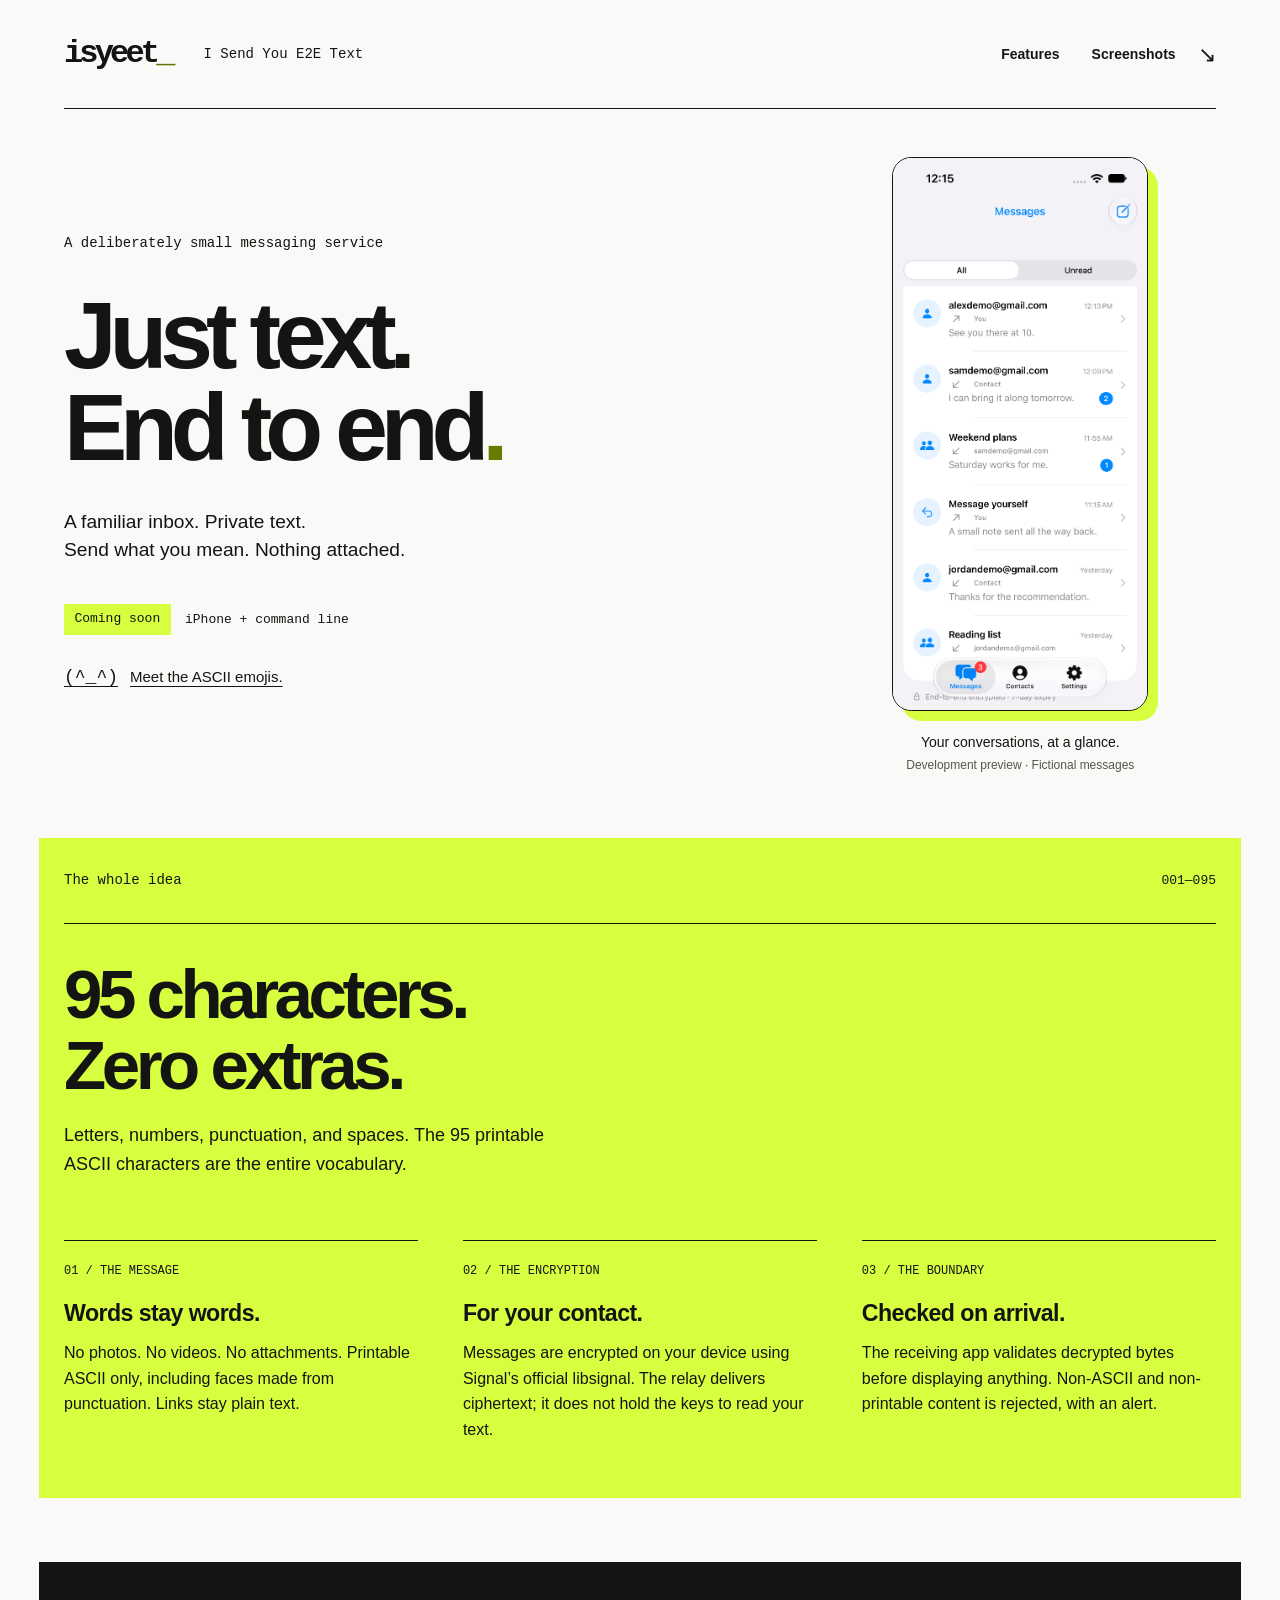
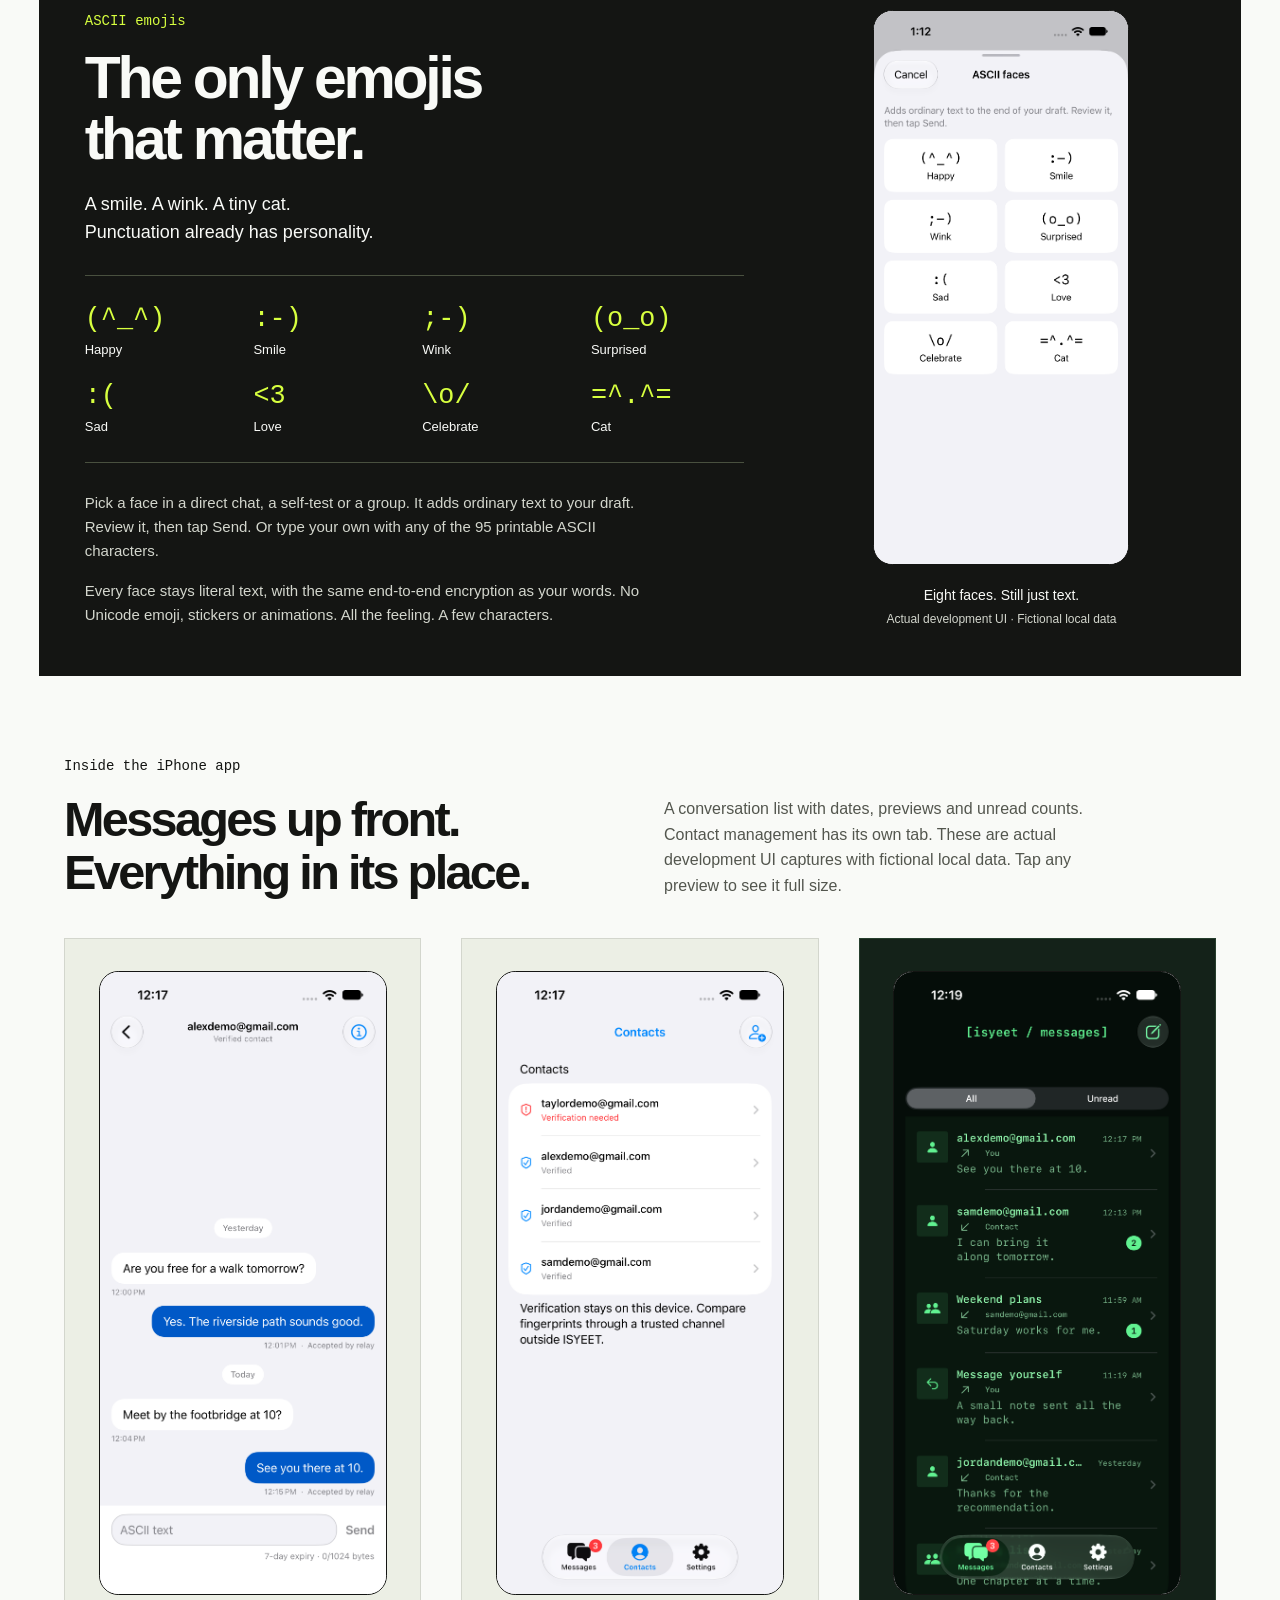
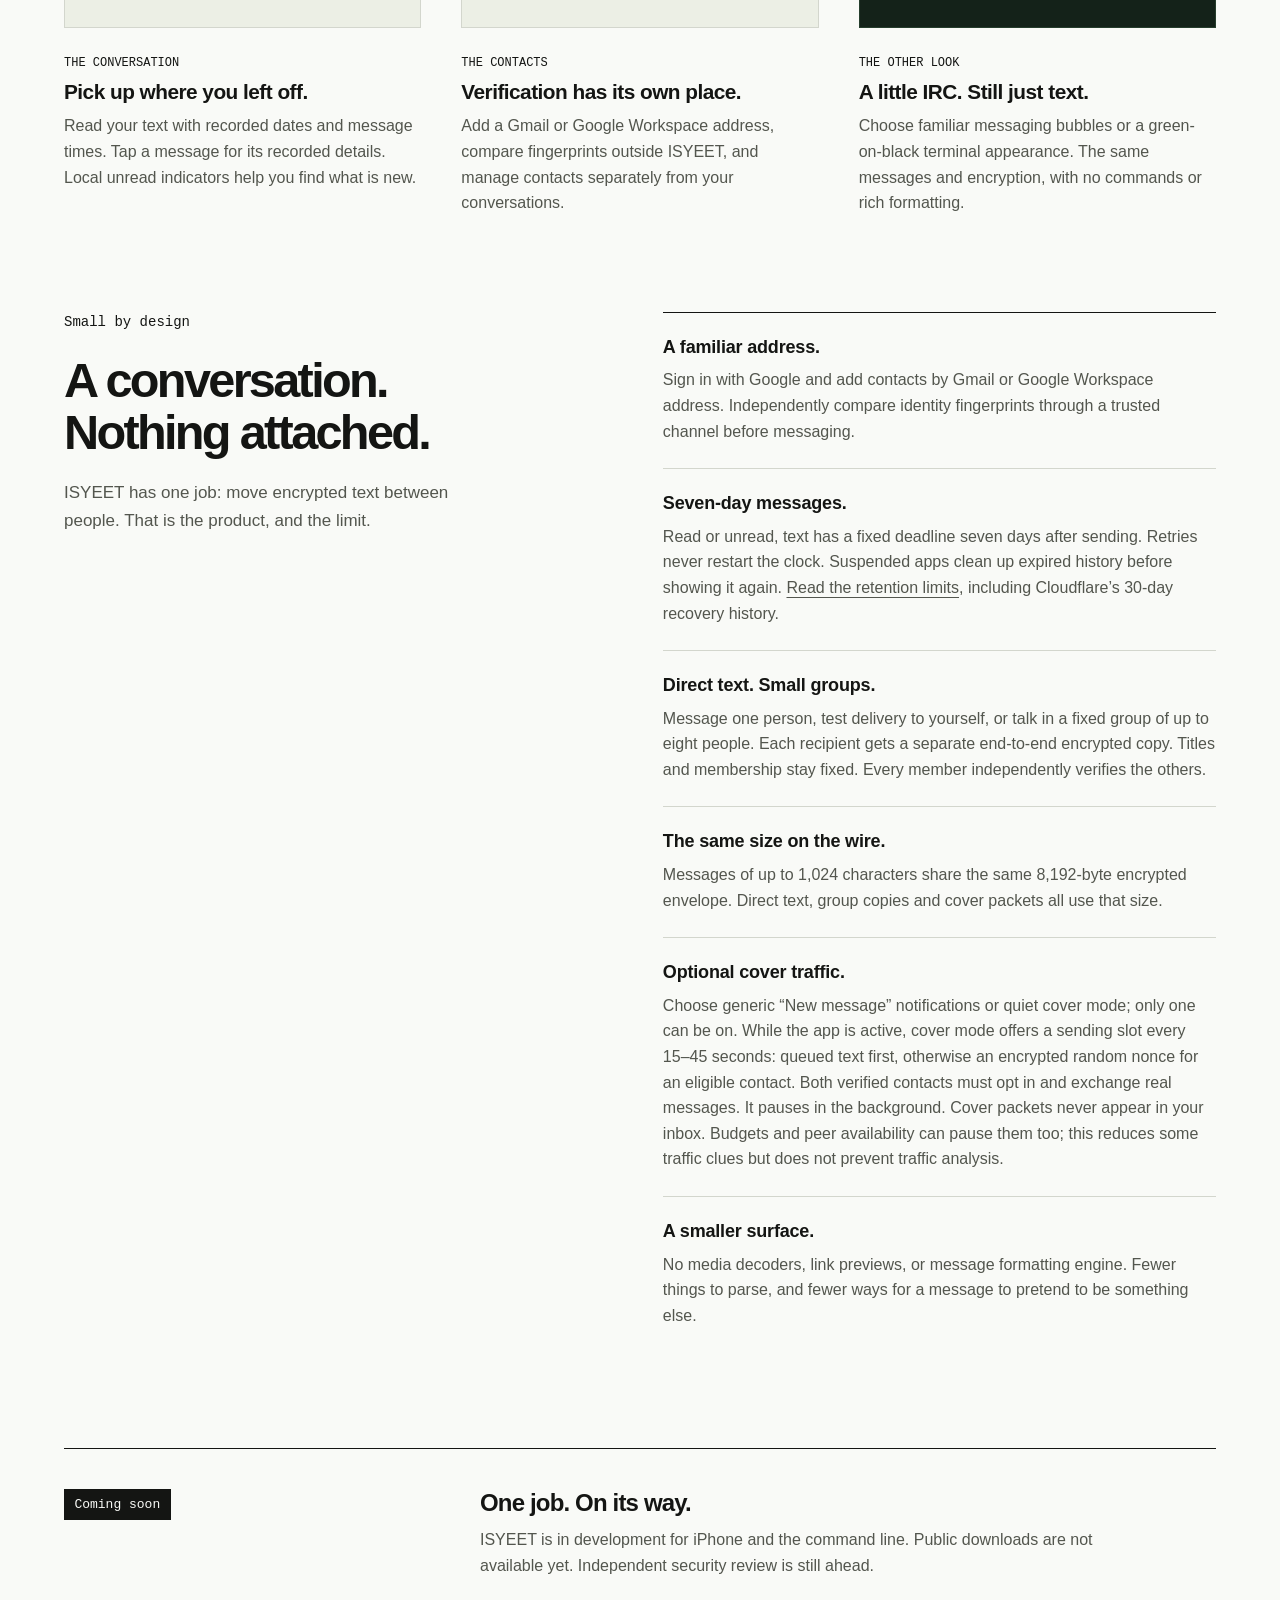
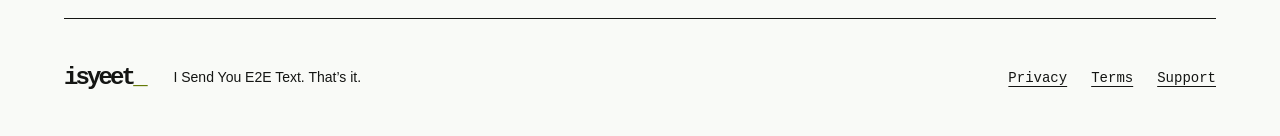
<file: index.html>
<!doctype html>
<html lang="en">
<head>
  <meta name="referrer" content="no-referrer">
  <meta http-equiv="Content-Security-Policy" content="default-src 'none'; style-src 'self'; img-src 'self' data:; base-uri 'none'; form-action 'none'; upgrade-insecure-requests">

  <meta charset="utf-8">
  <meta name="viewport" content="width=device-width, initial-scale=1">
  <meta name="theme-color" content="#d7ff3f">
  <meta name="description" content="Coming soon: ISYEET. End-to-end encrypted text and ASCII emojis with personality. A clear inbox, seven-day messages, and Messaging or Terminal themes.">
  <meta property="og:title" content="ISYEET — Just text. Coming soon.">
  <meta property="og:description" content="I Send You E2E Text. ASCII emojis. All the feeling, a few characters. Encrypted text, seven-day messages, and Messaging or Terminal themes. Coming soon.">
  <meta property="og:type" content="website">
  <meta property="og:url" content="https://www.isyeet.io/">
  <link rel="canonical" href="https://www.isyeet.io/">
  <link rel="icon" type="image/svg+xml" href="data:image/svg+xml,%3Csvg xmlns='http://www.w3.org/2000/svg' viewBox='0 0 32 32'%3E%3Crect width='32' height='32' rx='4' fill='%23d7ff3f'/%3E%3Cpath d='M8 7h16v4h-6v10h6v4H8v-4h6V11H8z' fill='%23141513'/%3E%3C/svg%3E">
  <link rel="stylesheet" href="/style.css">
  <title>ISYEET — Just text. Coming soon.</title>
</head>
<body>
  <a class="skip" href="#main">Skip to content</a>
  <div class="page">
    <header class="header">
      <a class="wordmark" href="/" aria-label="ISYEET home">isyeet<span aria-hidden="true">_</span></a>
      <p class="name">I Send You E2E Text</p>
      <nav class="navigation" aria-label="Main navigation"><a class="nav" href="#rules">Features</a><a class="nav" href="#screenshots">Screenshots <span aria-hidden="true">↘</span></a></nav>
    </header>
    <main id="main">
      <section class="hero" aria-labelledby="headline">
        <div class="hero-copy">
          <p class="eyebrow">A deliberately small messaging service</p>
          <h1 id="headline">Just text.<br>End to end<span class="period">.</span></h1>
          <p class="intro">A familiar inbox. Private text.<br>Send what you mean. Nothing attached.</p>
          <div class="availability"><span class="label">Coming soon</span><span>iPhone + command line</span></div>
          <a class="faces-teaser" href="#ascii-faces"><code>(^_^)</code> Meet the ASCII emojis.</a>
        </div>
        <figure class="hero-preview">
          <a class="screenshot-link" href="/screenshots/inbox-v8.png" aria-label="View full-size Messages inbox preview"><img src="/screenshots/inbox-v8.png" width="1206" height="2622" alt="ISYEET Messages inbox with recent conversations, dates, message previews, unread counts, and separate Messages, Contacts and Settings tabs." fetchpriority="high"></a>
          <figcaption>Your conversations, at a glance.<span>Development preview · Fictional messages</span></figcaption>
        </figure>
      </section>

      <section class="rules" id="rules" aria-labelledby="rules-title">
        <div class="section-heading"><span class="eyebrow">The whole idea</span><span class="section-index" aria-hidden="true">001—095</span></div>
        <h2 id="rules-title">95 characters.<br>Zero extras.</h2>
        <p class="rules-intro">Letters, numbers, punctuation, and spaces. The 95 printable ASCII characters are the entire vocabulary.</p>
        <div class="rule-grid">
          <article><span class="rule-number">01 / THE MESSAGE</span><h3>Words stay words.</h3><p>No photos. No videos. No attachments. Printable ASCII only, including faces made from punctuation. Links stay plain text.</p></article>
          <article><span class="rule-number">02 / THE ENCRYPTION</span><h3>For your contact.</h3><p>Messages are encrypted on your device using Signal’s official libsignal. The relay delivers ciphertext; it does not hold the keys to read your text.</p></article>
          <article><span class="rule-number">03 / THE BOUNDARY</span><h3>Checked on arrival.</h3><p>The receiving app validates decrypted bytes before displaying anything. Non-ASCII and non-printable content is rejected, with an alert.</p></article>
        </div>
      </section>

      <section class="ascii-faces" id="ascii-faces" aria-labelledby="faces-title">
        <div class="faces-copy">
          <p class="eyebrow">ASCII emojis</p>
          <h2 id="faces-title">The only emojis<br>that matter.</h2>
          <p class="faces-intro">A smile. A wink. A tiny cat.<br>Punctuation already has personality.</p>
          <ul class="face-catalog" aria-label="The eight faces in the iPhone picker">
            <li><code>(^_^)</code><span>Happy</span></li>
            <li><code>:-)</code><span>Smile</span></li>
            <li><code>;-)</code><span>Wink</span></li>
            <li><code>(o_o)</code><span>Surprised</span></li>
            <li><code>:(</code><span>Sad</span></li>
            <li><code>&lt;3</code><span>Love</span></li>
            <li><code>\o/</code><span>Celebrate</span></li>
            <li><code>=^.^=</code><span>Cat</span></li>
          </ul>
          <p class="faces-explainer">Pick a face in a direct chat, a self-test or a group. It adds ordinary text to your draft. Review it, then tap Send. Or type your own with any of the 95 printable ASCII characters.</p>
          <p class="faces-principle">Every face stays literal text, with the same end-to-end encryption as your words. No Unicode emoji, stickers or animations. All the feeling. A few characters.</p>
        </div>
        <figure class="faces-preview">
          <a class="screenshot-link" href="/screenshots/ascii-faces-v9.png" aria-label="View full-size ASCII faces picker preview"><img src="/screenshots/ascii-faces-v9.png" width="1206" height="2622" loading="lazy" alt="The iPhone ASCII faces picker with eight named choices: Happy, Smile, Wink, Surprised, Sad, Love, Celebrate and Cat. The sheet explains that a selection adds ordinary text to the draft for review before sending."></a>
          <figcaption>Eight faces. Still just text.<span>Actual development UI · Fictional local data</span></figcaption>
        </figure>
      </section>

      <section class="screenshots" id="screenshots" aria-labelledby="screenshots-title">
        <div class="screenshots-heading"><div><p class="eyebrow">Inside the iPhone app</p><h2 id="screenshots-title">Messages up front.<br>Everything in its place.</h2></div><p>A conversation list with dates, previews and unread counts. Contact management has its own tab. These are actual development UI captures with fictional local data. Tap any preview to see it full size.</p></div>
        <div class="screenshot-grid">
          <figure class="screenshot-card"><div class="screenshot-surface"><a class="screenshot-link" href="/screenshots/chat-v8.png" aria-label="View full-size conversation preview"><img src="/screenshots/chat-v8.png" width="1206" height="2622" loading="lazy" alt="A demo conversation in the Messaging theme, with incoming and outgoing ASCII text bubbles, Today and Yesterday dividers, message times and a text-only composer."></a></div><figcaption><span class="rule-number">THE CONVERSATION</span><h3>Pick up where you left off.</h3><p>Read your text with recorded dates and message times. Tap a message for its recorded details. Local unread indicators help you find what is new.</p></figcaption></figure>
          <figure class="screenshot-card"><div class="screenshot-surface"><a class="screenshot-link" href="/screenshots/contacts-v8.png" aria-label="View full-size Contacts preview"><img src="/screenshots/contacts-v8.png" width="1206" height="2622" loading="lazy" alt="The separate Contacts tab with fictional email addresses, verified identity labels and a contact awaiting verification."></a></div><figcaption><span class="rule-number">THE CONTACTS</span><h3>Verification has its own place.</h3><p>Add a Gmail or Google Workspace address, compare fingerprints outside ISYEET, and manage contacts separately from your conversations.</p></figcaption></figure>
          <figure class="screenshot-card"><div class="screenshot-surface screenshot-surface-terminal"><a class="screenshot-link" href="/screenshots/terminal-v8.png" aria-label="View full-size Terminal theme preview"><img src="/screenshots/terminal-v8.png" width="1206" height="2622" loading="lazy" alt="The same Messages inbox in the Terminal / IRC theme, with green monospaced text on a dark background, dates and unread counts."></a></div><figcaption><span class="rule-number">THE OTHER LOOK</span><h3>A little IRC. Still just text.</h3><p>Choose familiar messaging bubbles or a green-on-black terminal appearance. The same messages and encryption, with no commands or rich formatting.</p></figcaption></figure>
        </div>
      </section>

      <section class="details" aria-labelledby="details-title">
        <div class="details-heading"><p class="eyebrow">Small by design</p><h2 id="details-title">A conversation.<br>Nothing attached.</h2><p>ISYEET has one job: move encrypted text between people. That is the product, and the limit.</p></div>
        <dl class="details-list">
          <div><dt>A familiar address.</dt><dd>Sign in with Google and add contacts by Gmail or Google Workspace address. Independently compare identity fingerprints through a trusted channel before messaging.</dd></div>
          <div><dt>Seven-day messages.</dt><dd>Read or unread, text has a fixed deadline seven days after sending. Retries never restart the clock. Suspended apps clean up expired history before showing it again. <a href="/privacy/#retention">Read the retention limits</a>, including Cloudflare’s 30-day recovery history.</dd></div>
          <div><dt>Direct text. Small groups.</dt><dd>Message one person, test delivery to yourself, or talk in a fixed group of up to eight people. Each recipient gets a separate end-to-end encrypted copy. Titles and membership stay fixed. Every member independently verifies the others.</dd></div>
          <div><dt>The same size on the wire.</dt><dd>Messages of up to 1,024 characters share the same 8,192-byte encrypted envelope. Direct text, group copies and cover packets all use that size.</dd></div>
          <div><dt>Optional cover traffic.</dt><dd>Choose generic “New message” notifications or quiet cover mode; only one can be on. While the app is active, cover mode offers a sending slot every 15–45 seconds: queued text first, otherwise an encrypted random nonce for an eligible contact. Both verified contacts must opt in and exchange real messages. It pauses in the background. Cover packets never appear in your inbox. Budgets and peer availability can pause them too; this reduces some traffic clues but does not prevent traffic analysis.</dd></div>
          <div><dt>A smaller surface.</dt><dd>No media decoders, link previews, or message formatting engine. Fewer things to parse, and fewer ways for a message to pretend to be something else.</dd></div>
        </dl>
      </section>

      <section class="release" aria-labelledby="release-title"><span class="label label-dark">Coming soon</span><div><h2 id="release-title">One job. On its way.</h2><p>ISYEET is in development for iPhone and the command line. Public downloads are not available yet. Independent security review is still ahead.</p></div></section>
    </main>
    <footer class="footer"><a class="wordmark" href="/" aria-label="ISYEET home">isyeet<span aria-hidden="true">_</span></a><p>I Send You E2E Text. That’s it.</p><nav class="footer-links" aria-label="Policies and help"><a href="/privacy/">Privacy</a><a href="/terms/">Terms</a><a href="/support/">Support</a></nav></footer>
  </div>
</body>
</html>
</file>
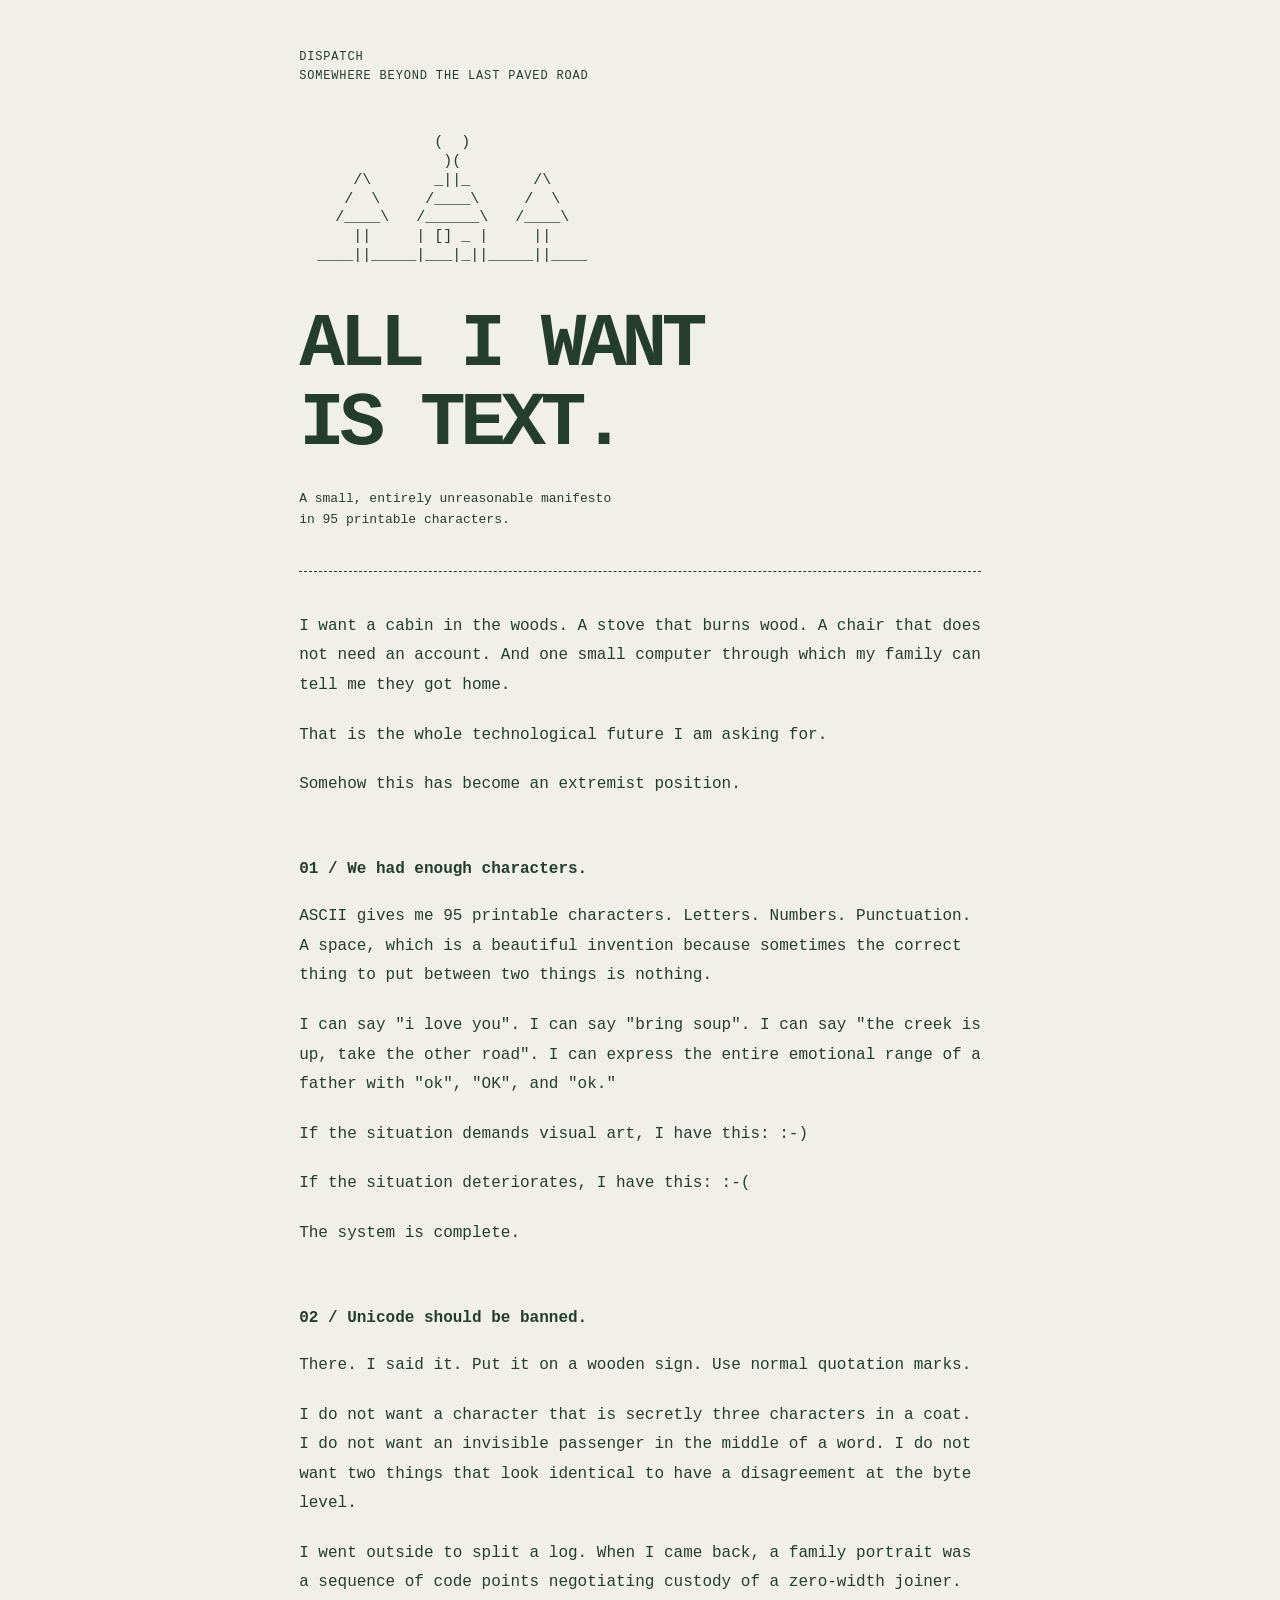
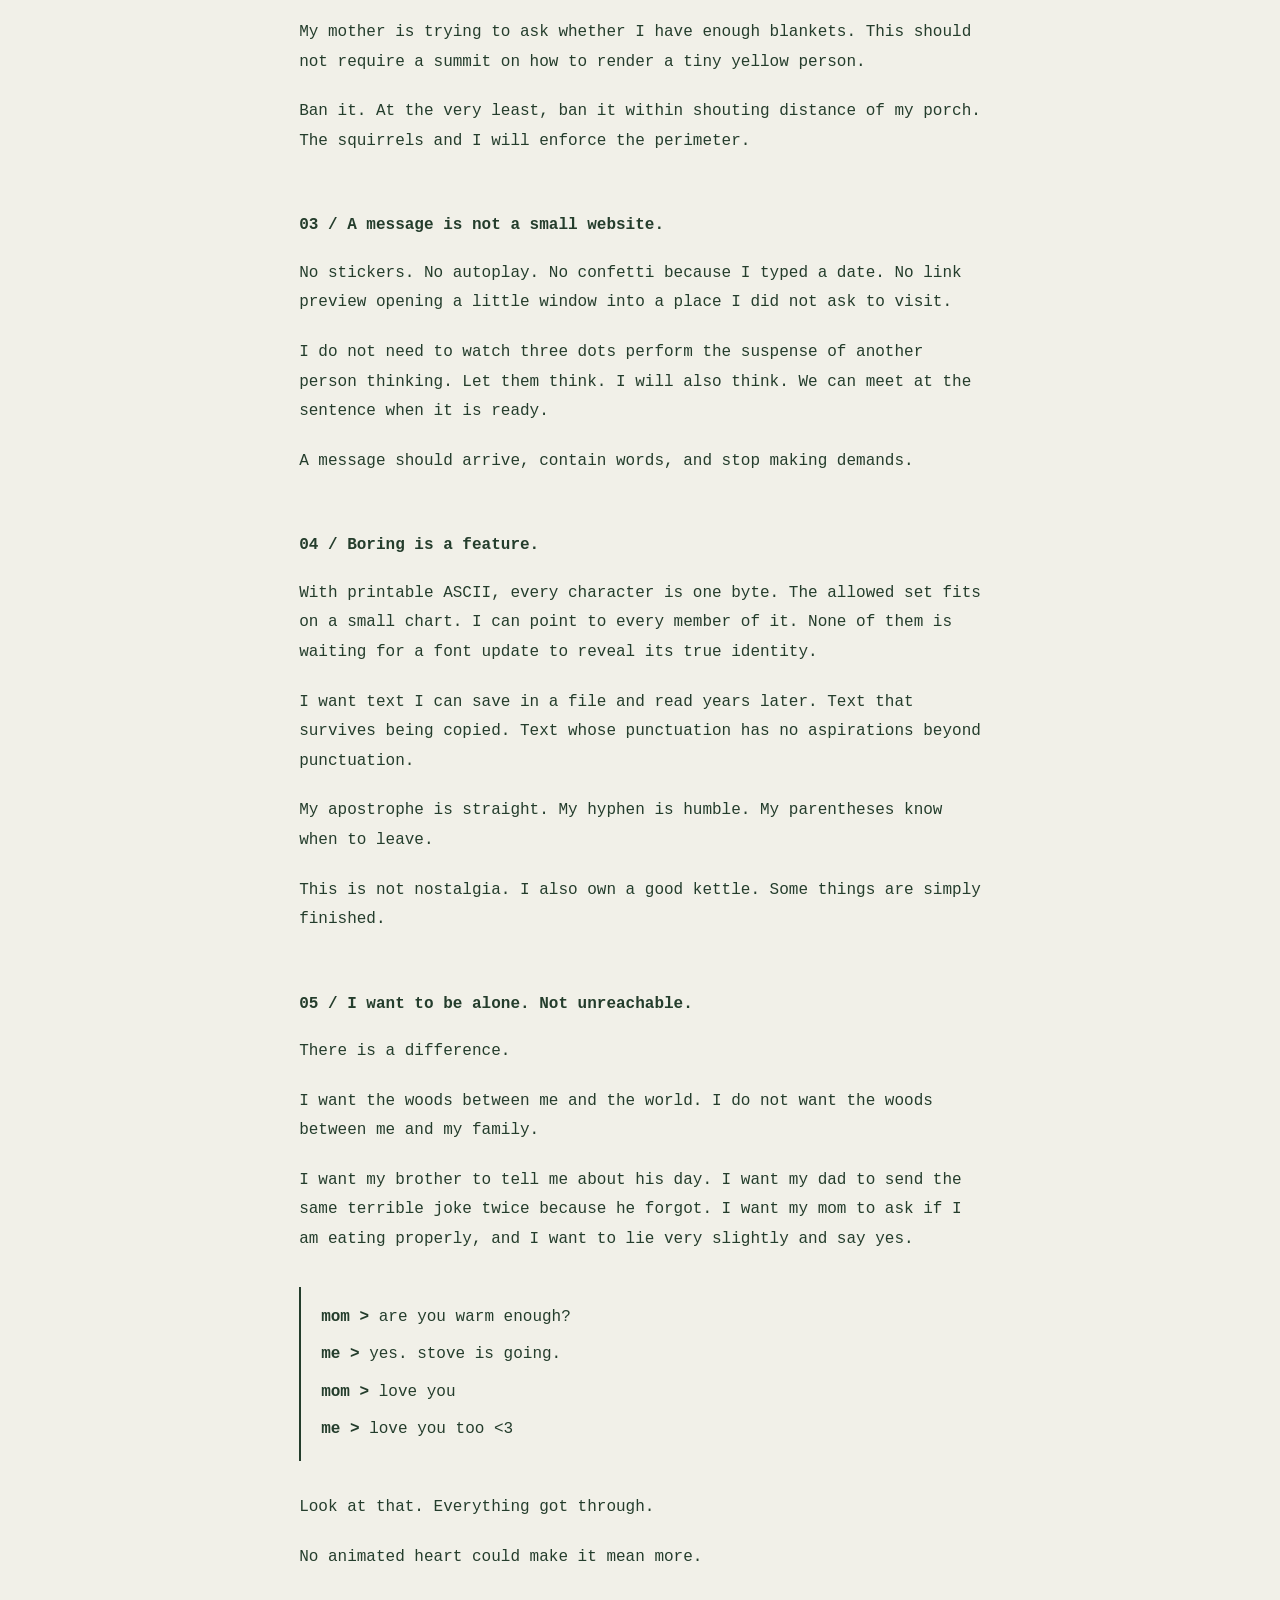
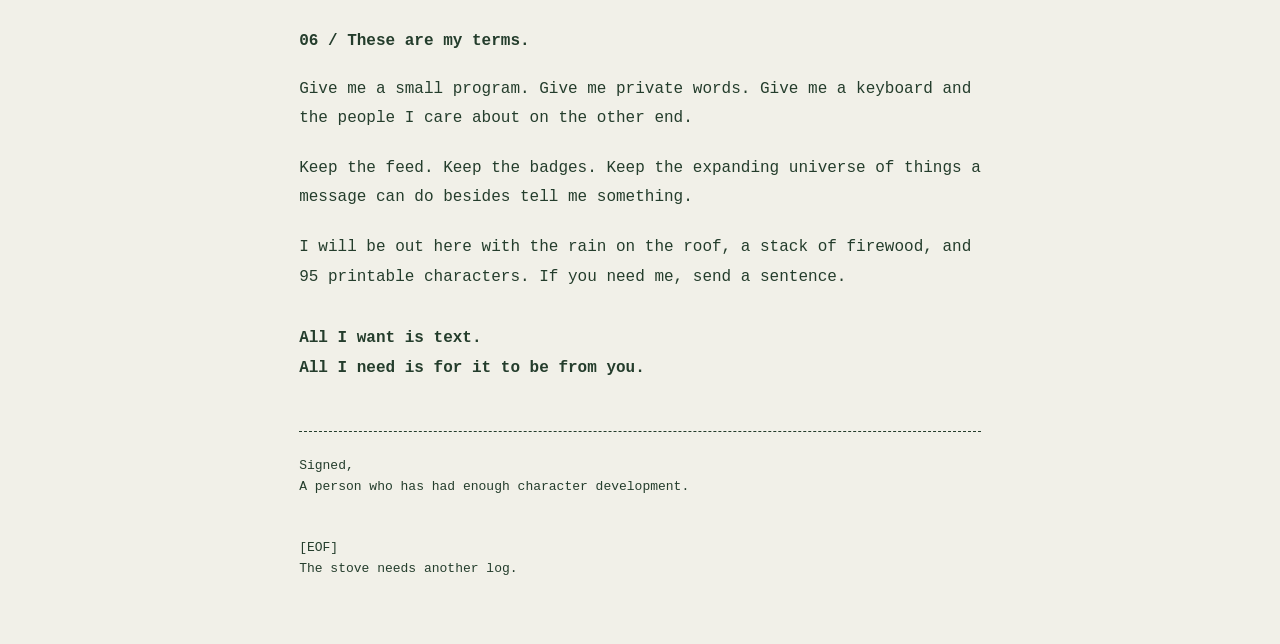
<file: manifesto/index.html>
<!doctype html>
<html lang="en">
<head>
  <meta name="referrer" content="no-referrer">
  <meta http-equiv="Content-Security-Policy" content="default-src 'none'; style-src 'self'; img-src 'self' data:; base-uri 'none'; form-action 'none'; upgrade-insecure-requests">

  <meta charset="utf-8">
  <meta name="viewport" content="width=device-width, initial-scale=1">
  <meta name="theme-color" content="#f1f0e8">
  <meta name="robots" content="noindex, nofollow">
  <meta name="description" content="A dispatch from the woods. In defense of ASCII, quiet computers, and telling your family you made it home.">
  <link rel="canonical" href="https://www.isyeet.io/wxsbsd/">
  <link rel="stylesheet" href="/style.css">
  <title>All I want is text. | ISYEET</title>
</head>
<body class="manifesto-page">
  <a class="skip" href="#main">Skip to content</a>
  <main id="main" class="manifesto">
    <article aria-labelledby="manifesto-title">
      <header class="manifesto-header">
        <p class="manifesto-eyebrow">Dispatch<br>Somewhere beyond the last paved road</p>
        <pre class="manifesto-cabin" role="img" aria-label="An ASCII cabin between pine trees, with smoke rising from its chimney.">               (  )
                )(
      /\       _||_       /\
     /  \     /____\     /  \
    /____\   /______\   /____\
      ||     | [] _ |     ||
  ____||_____|___|_||_____||____</pre>
        <h1 id="manifesto-title">All I want<br>is text.</h1>
        <p class="manifesto-deck">A small, entirely unreasonable manifesto<br>in 95 printable characters.</p>
      </header>

      <div class="manifesto-body">
        <p>I want a cabin in the woods. A stove that burns wood. A chair that does not need an account. And one small computer through which my family can tell me they got home.</p>
        <p>That is the whole technological future I am asking for.</p>
        <p>Somehow this has become an extremist position.</p>

        <section aria-labelledby="enough">
          <h2 id="enough">01 / We had enough characters.</h2>
          <p>ASCII gives me 95 printable characters. Letters. Numbers. Punctuation. A space, which is a beautiful invention because sometimes the correct thing to put between two things is nothing.</p>
          <p>I can say "i love you". I can say "bring soup". I can say "the creek is up, take the other road". I can express the entire emotional range of a father with "ok", "OK", and "ok."</p>
          <p>If the situation demands visual art, I have this: <code>:-)</code></p>
          <p>If the situation deteriorates, I have this: <code>:-(</code></p>
          <p>The system is complete.</p>
        </section>

        <section aria-labelledby="ban">
          <h2 id="ban">02 / Unicode should be banned.</h2>
          <p>There. I said it. Put it on a wooden sign. Use normal quotation marks.</p>
          <p>I do not want a character that is secretly three characters in a coat. I do not want an invisible passenger in the middle of a word. I do not want two things that look identical to have a disagreement at the byte level.</p>
          <p>I went outside to split a log. When I came back, a family portrait was a sequence of code points negotiating custody of a zero-width joiner.</p>
          <p>My mother is trying to ask whether I have enough blankets. This should not require a summit on how to render a tiny yellow person.</p>
          <p>Ban it. At the very least, ban it within shouting distance of my porch. The squirrels and I will enforce the perimeter.</p>
        </section>

        <section aria-labelledby="plain">
          <h2 id="plain">03 / A message is not a small website.</h2>
          <p>No stickers. No autoplay. No confetti because I typed a date. No link preview opening a little window into a place I did not ask to visit.</p>
          <p>I do not need to watch three dots perform the suspense of another person thinking. Let them think. I will also think. We can meet at the sentence when it is ready.</p>
          <p>A message should arrive, contain words, and stop making demands.</p>
        </section>

        <section aria-labelledby="boring">
          <h2 id="boring">04 / Boring is a feature.</h2>
          <p>With printable ASCII, every character is one byte. The allowed set fits on a small chart. I can point to every member of it. None of them is waiting for a font update to reveal its true identity.</p>
          <p>I want text I can save in a file and read years later. Text that survives being copied. Text whose punctuation has no aspirations beyond punctuation.</p>
          <p>My apostrophe is straight. My hyphen is humble. My parentheses know when to leave.</p>
          <p>This is not nostalgia. I also own a good kettle. Some things are simply finished.</p>
        </section>

        <section aria-labelledby="family">
          <h2 id="family">05 / I want to be alone. Not unreachable.</h2>
          <p>There is a difference.</p>
          <p>I want the woods between me and the world. I do not want the woods between me and my family.</p>
          <p>I want my brother to tell me about his day. I want my dad to send the same terrible joke twice because he forgot. I want my mom to ask if I am eating properly, and I want to lie very slightly and say yes.</p>
          <div class="manifesto-transmission" aria-label="An imagined exchange with family">
            <p><span>mom &gt;</span> are you warm enough?</p>
            <p><span>me &gt;</span> yes. stove is going.</p>
            <p><span>mom &gt;</span> love you</p>
            <p><span>me &gt;</span> love you too &lt;3</p>
          </div>
          <p>Look at that. Everything got through.</p>
          <p>No animated heart could make it mean more.</p>
        </section>

        <section aria-labelledby="terms">
          <h2 id="terms">06 / These are my terms.</h2>
          <p>Give me a small program. Give me private words. Give me a keyboard and the people I care about on the other end.</p>
          <p>Keep the feed. Keep the badges. Keep the expanding universe of things a message can do besides tell me something.</p>
          <p>I will be out here with the rain on the roof, a stack of firewood, and 95 printable characters. If you need me, send a sentence.</p>
          <p class="manifesto-last">All I want is text.<br>All I need is for it to be from you.</p>
        </section>
      </div>

      <footer class="manifesto-footer">
        <p>Signed,<br>A person who has had enough character development.</p>
        <p class="manifesto-eof">[EOF]<br>The stove needs another log.</p>
      </footer>
    </article>
  </main>
</body>
</html>
</file>
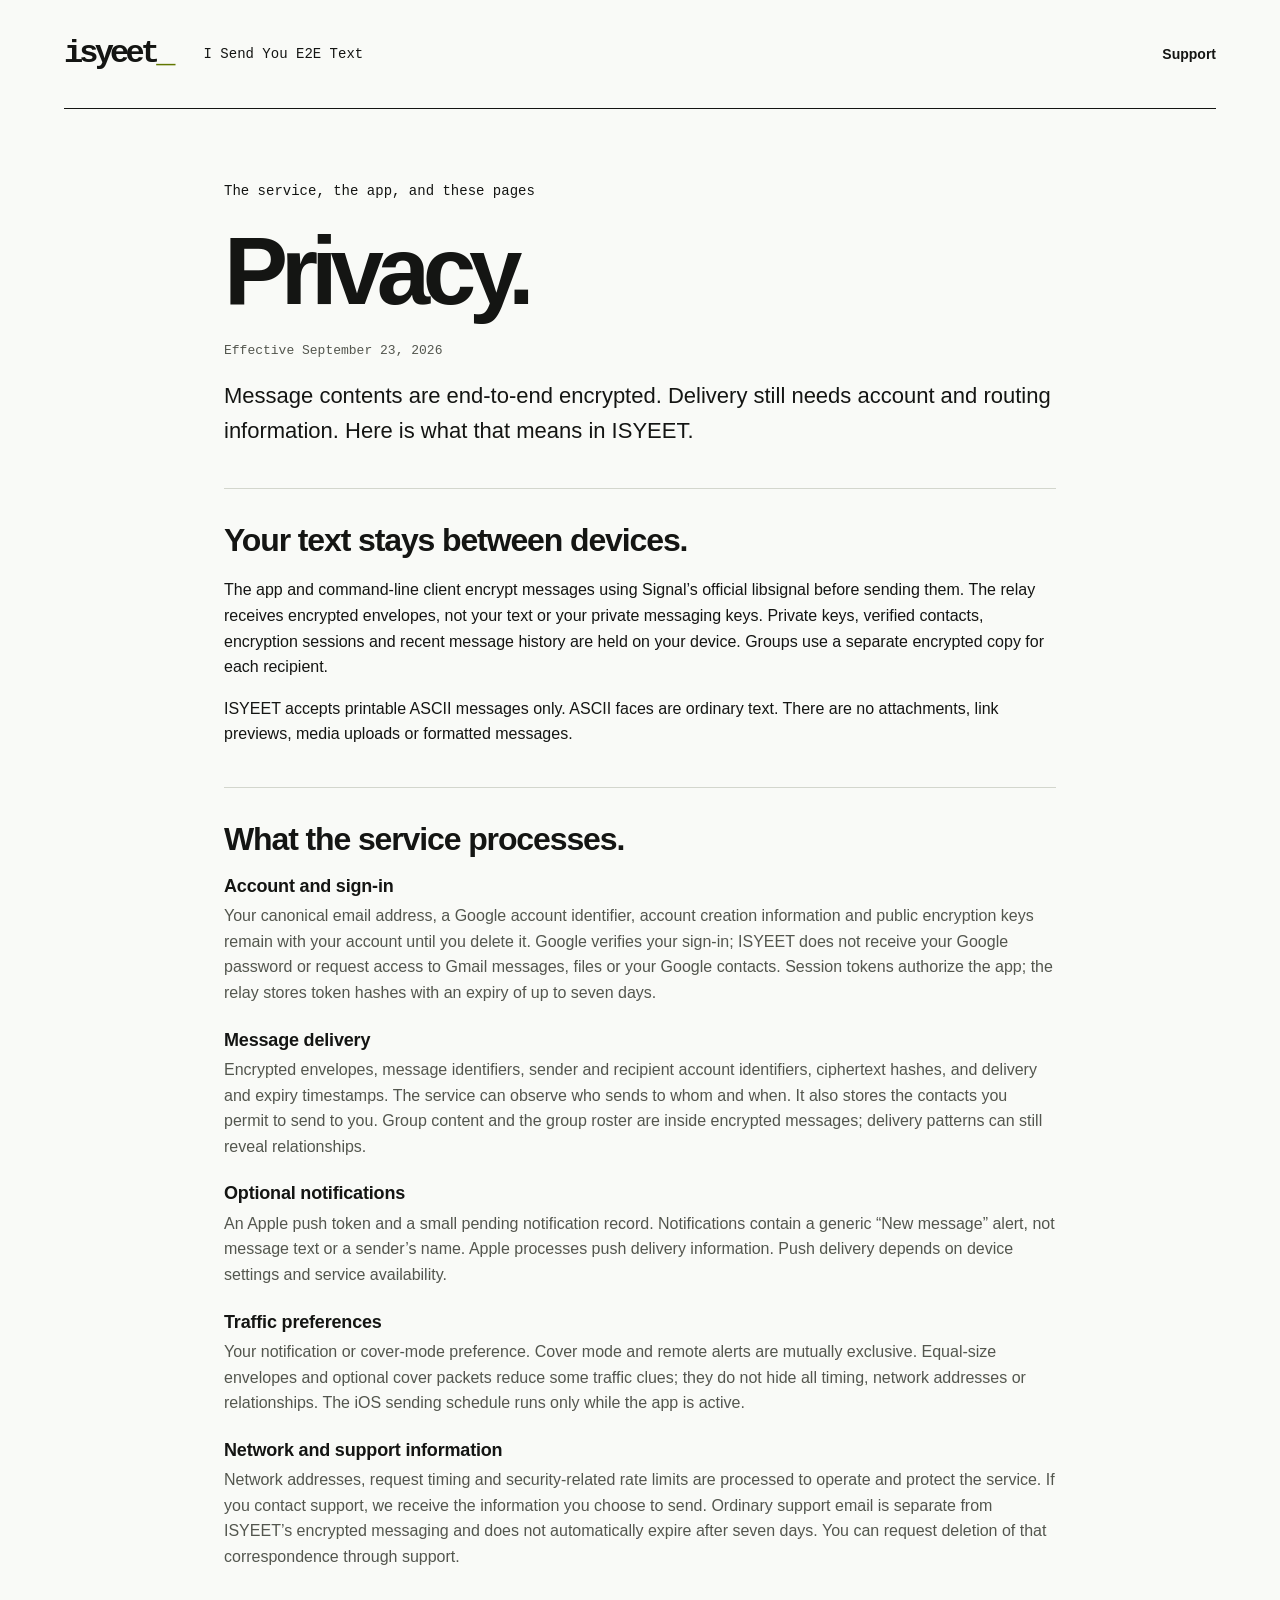
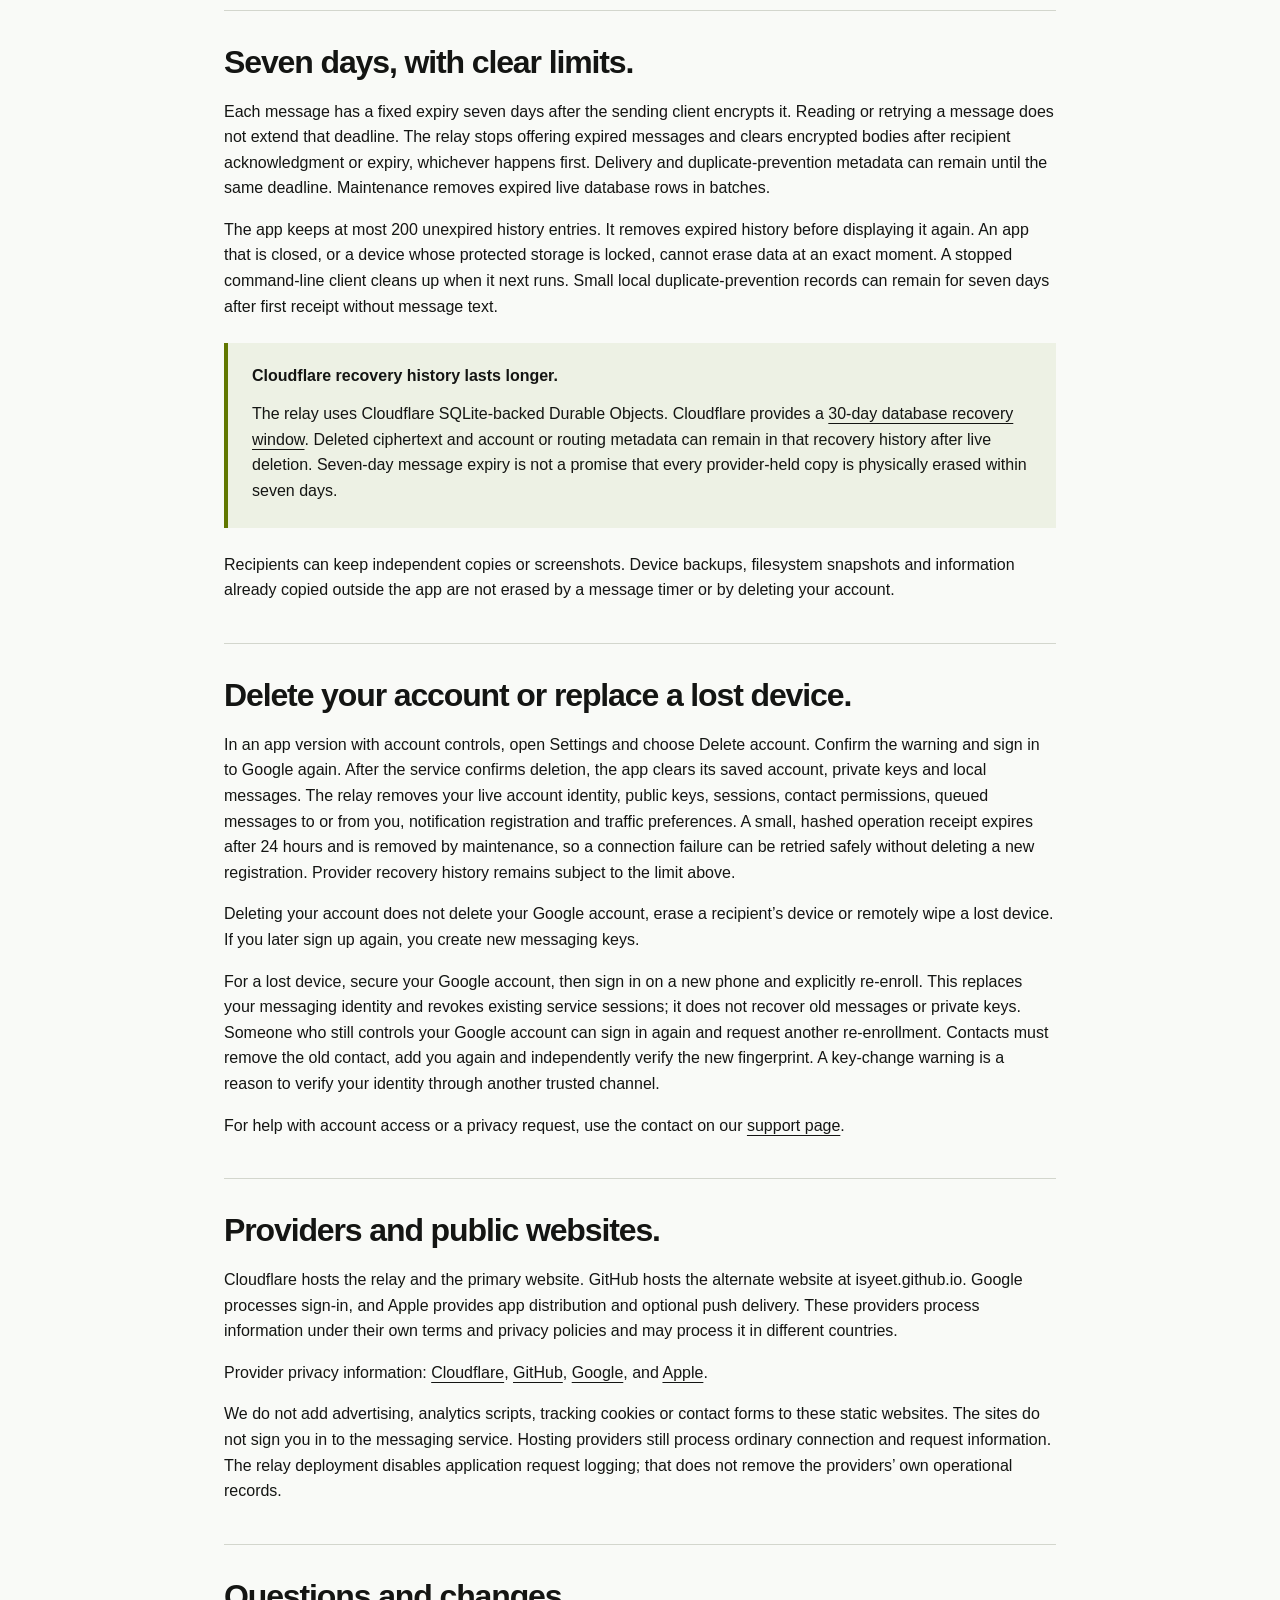
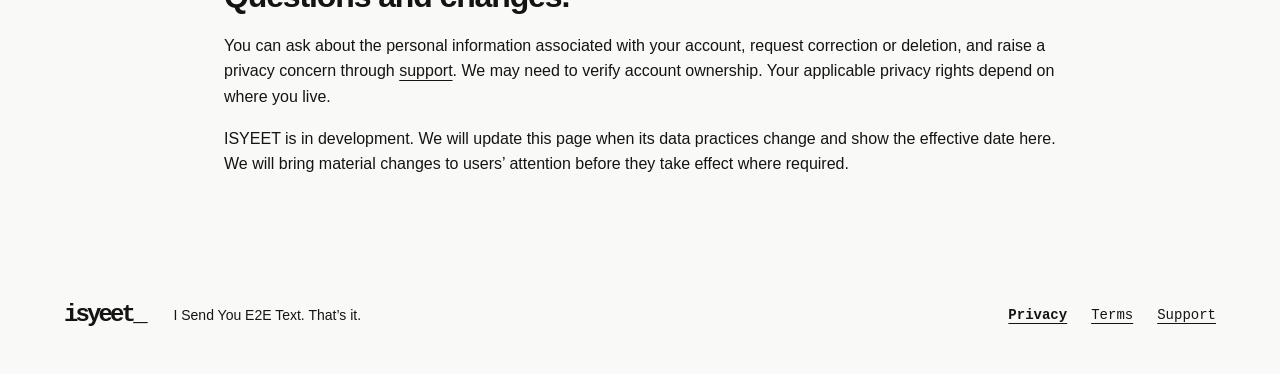
<file: privacy/index.html>
<!doctype html>
<html lang="en">
<head>
  <meta name="referrer" content="no-referrer">
  <meta http-equiv="Content-Security-Policy" content="default-src 'none'; style-src 'self'; img-src 'self' data:; base-uri 'none'; form-action 'none'; upgrade-insecure-requests">

  <meta charset="utf-8">
  <meta name="viewport" content="width=device-width, initial-scale=1">
  <meta name="theme-color" content="#d7ff3f">
  <meta name="description" content="What ISYEET stores, what stays on your device, and the limits of seven-day message deletion.">
  <link rel="canonical" href="https://www.isyeet.io/privacy/">
  <link rel="stylesheet" href="/style.css">
  <title>Privacy — ISYEET</title>
</head>
<body>
  <a class="skip" href="#main">Skip to content</a>
  <div class="page">
    <header class="header"><a class="wordmark" href="/" aria-label="ISYEET home">isyeet<span aria-hidden="true">_</span></a><p class="name">I Send You E2E Text</p><nav class="navigation" aria-label="Main navigation"><a class="nav" href="/support/">Support</a></nav></header>
    <main id="main" class="policy">
      <p class="eyebrow">The service, the app, and these pages</p>
      <h1>Privacy.</h1>
      <p class="policy-date">Effective September 23, 2026</p>
      <p class="policy-lead">Message contents are end-to-end encrypted. Delivery still needs account and routing information. Here is what that means in ISYEET.</p>

      <section aria-labelledby="contents"><h2 id="contents">Your text stays between devices.</h2>
        <p>The app and command-line client encrypt messages using Signal’s official libsignal before sending them. The relay receives encrypted envelopes, not your text or your private messaging keys. Private keys, verified contacts, encryption sessions and recent message history are held on your device. Groups use a separate encrypted copy for each recipient.</p>
        <p>ISYEET accepts printable ASCII messages only. ASCII faces are ordinary text. There are no attachments, link previews, media uploads or formatted messages.</p>
      </section>

      <section aria-labelledby="account"><h2 id="account">What the service processes.</h2>
        <dl class="policy-data">
          <div><dt>Account and sign-in</dt><dd>Your canonical email address, a Google account identifier, account creation information and public encryption keys remain with your account until you delete it. Google verifies your sign-in; ISYEET does not receive your Google password or request access to Gmail messages, files or your Google contacts. Session tokens authorize the app; the relay stores token hashes with an expiry of up to seven days.</dd></div>
          <div><dt>Message delivery</dt><dd>Encrypted envelopes, message identifiers, sender and recipient account identifiers, ciphertext hashes, and delivery and expiry timestamps. The service can observe who sends to whom and when. It also stores the contacts you permit to send to you. Group content and the group roster are inside encrypted messages; delivery patterns can still reveal relationships.</dd></div>
          <div><dt>Optional notifications</dt><dd>An Apple push token and a small pending notification record. Notifications contain a generic “New message” alert, not message text or a sender’s name. Apple processes push delivery information. Push delivery depends on device settings and service availability.</dd></div>
          <div><dt>Traffic preferences</dt><dd>Your notification or cover-mode preference. Cover mode and remote alerts are mutually exclusive. Equal-size envelopes and optional cover packets reduce some traffic clues; they do not hide all timing, network addresses or relationships. The iOS sending schedule runs only while the app is active.</dd></div>
          <div><dt>Network and support information</dt><dd>Network addresses, request timing and security-related rate limits are processed to operate and protect the service. If you contact support, we receive the information you choose to send. Ordinary support email is separate from ISYEET’s encrypted messaging and does not automatically expire after seven days. You can request deletion of that correspondence through support.</dd></div>
        </dl>
      </section>

      <section aria-labelledby="retention"><h2 id="retention">Seven days, with clear limits.</h2>
        <p>Each message has a fixed expiry seven days after the sending client encrypts it. Reading or retrying a message does not extend that deadline. The relay stops offering expired messages and clears encrypted bodies after recipient acknowledgment or expiry, whichever happens first. Delivery and duplicate-prevention metadata can remain until the same deadline. Maintenance removes expired live database rows in batches.</p>
        <p>The app keeps at most 200 unexpired history entries. It removes expired history before displaying it again. An app that is closed, or a device whose protected storage is locked, cannot erase data at an exact moment. A stopped command-line client cleans up when it next runs. Small local duplicate-prevention records can remain for seven days after first receipt without message text.</p>
        <aside class="policy-note"><strong>Cloudflare recovery history lasts longer.</strong><p>The relay uses Cloudflare SQLite-backed Durable Objects. Cloudflare provides a <a href="https://developers.cloudflare.com/durable-objects/api/sqlite-storage-api/#pitr-point-in-time-recovery-api">30-day database recovery window</a>. Deleted ciphertext and account or routing metadata can remain in that recovery history after live deletion. Seven-day message expiry is not a promise that every provider-held copy is physically erased within seven days.</p></aside>
        <p>Recipients can keep independent copies or screenshots. Device backups, filesystem snapshots and information already copied outside the app are not erased by a message timer or by deleting your account.</p>
      </section>

      <section aria-labelledby="deletion"><h2 id="deletion">Delete your account or replace a lost device.</h2>
        <p>In an app version with account controls, open Settings and choose Delete account. Confirm the warning and sign in to Google again. After the service confirms deletion, the app clears its saved account, private keys and local messages. The relay removes your live account identity, public keys, sessions, contact permissions, queued messages to or from you, notification registration and traffic preferences. A small, hashed operation receipt expires after 24 hours and is removed by maintenance, so a connection failure can be retried safely without deleting a new registration. Provider recovery history remains subject to the limit above.</p>
        <p>Deleting your account does not delete your Google account, erase a recipient’s device or remotely wipe a lost device. If you later sign up again, you create new messaging keys.</p>
        <p>For a lost device, secure your Google account, then sign in on a new phone and explicitly re-enroll. This replaces your messaging identity and revokes existing service sessions; it does not recover old messages or private keys. Someone who still controls your Google account can sign in again and request another re-enrollment. Contacts must remove the old contact, add you again and independently verify the new fingerprint. A key-change warning is a reason to verify your identity through another trusted channel.</p>
        <p>For help with account access or a privacy request, use the contact on our <a href="/support/">support page</a>.</p>
      </section>

      <section aria-labelledby="providers"><h2 id="providers">Providers and public websites.</h2>
        <p>Cloudflare hosts the relay and the primary website. GitHub hosts the alternate website at isyeet.github.io. Google processes sign-in, and Apple provides app distribution and optional push delivery. These providers process information under their own terms and privacy policies and may process it in different countries.</p>
        <p>Provider privacy information: <a href="https://www.cloudflare.com/privacypolicy/">Cloudflare</a>, <a href="https://docs.github.com/en/site-policy/privacy-policies/github-general-privacy-statement">GitHub</a>, <a href="https://policies.google.com/privacy">Google</a>, and <a href="https://www.apple.com/legal/privacy/">Apple</a>.</p>
        <p>We do not add advertising, analytics scripts, tracking cookies or contact forms to these static websites. The sites do not sign you in to the messaging service. Hosting providers still process ordinary connection and request information. The relay deployment disables application request logging; that does not remove the providers’ own operational records.</p>
      </section>

      <section aria-labelledby="choices"><h2 id="choices">Questions and changes.</h2>
        <p>You can ask about the personal information associated with your account, request correction or deletion, and raise a privacy concern through <a href="/support/">support</a>. We may need to verify account ownership. Your applicable privacy rights depend on where you live.</p>
        <p>ISYEET is in development. We will update this page when its data practices change and show the effective date here. We will bring material changes to users’ attention before they take effect where required.</p>
      </section>
    </main>
    <footer class="footer"><a class="wordmark" href="/">isyeet_</a><p>I Send You E2E Text. That’s it.</p><nav class="footer-links" aria-label="Policies and help"><a href="/privacy/" aria-current="page">Privacy</a><a href="/terms/">Terms</a><a href="/support/">Support</a></nav></footer>
  </div>
</body>
</html>
</file>
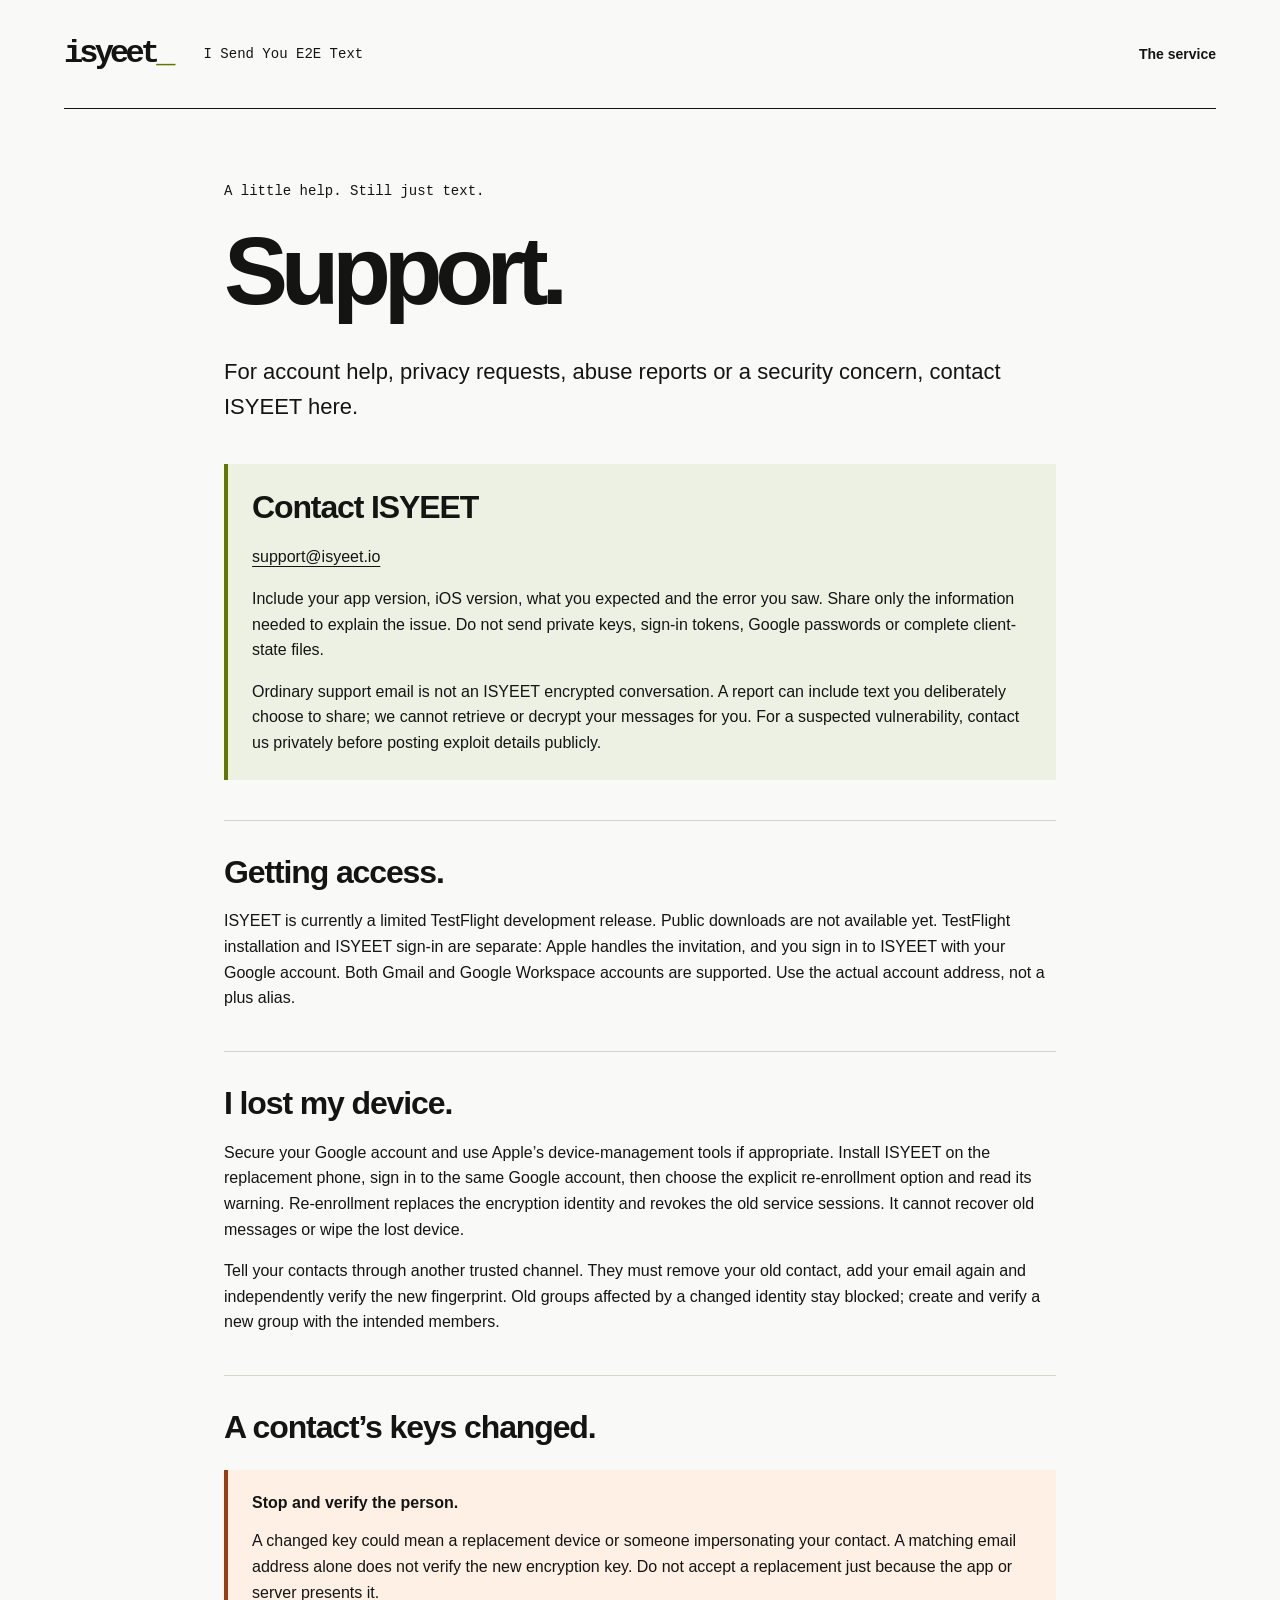
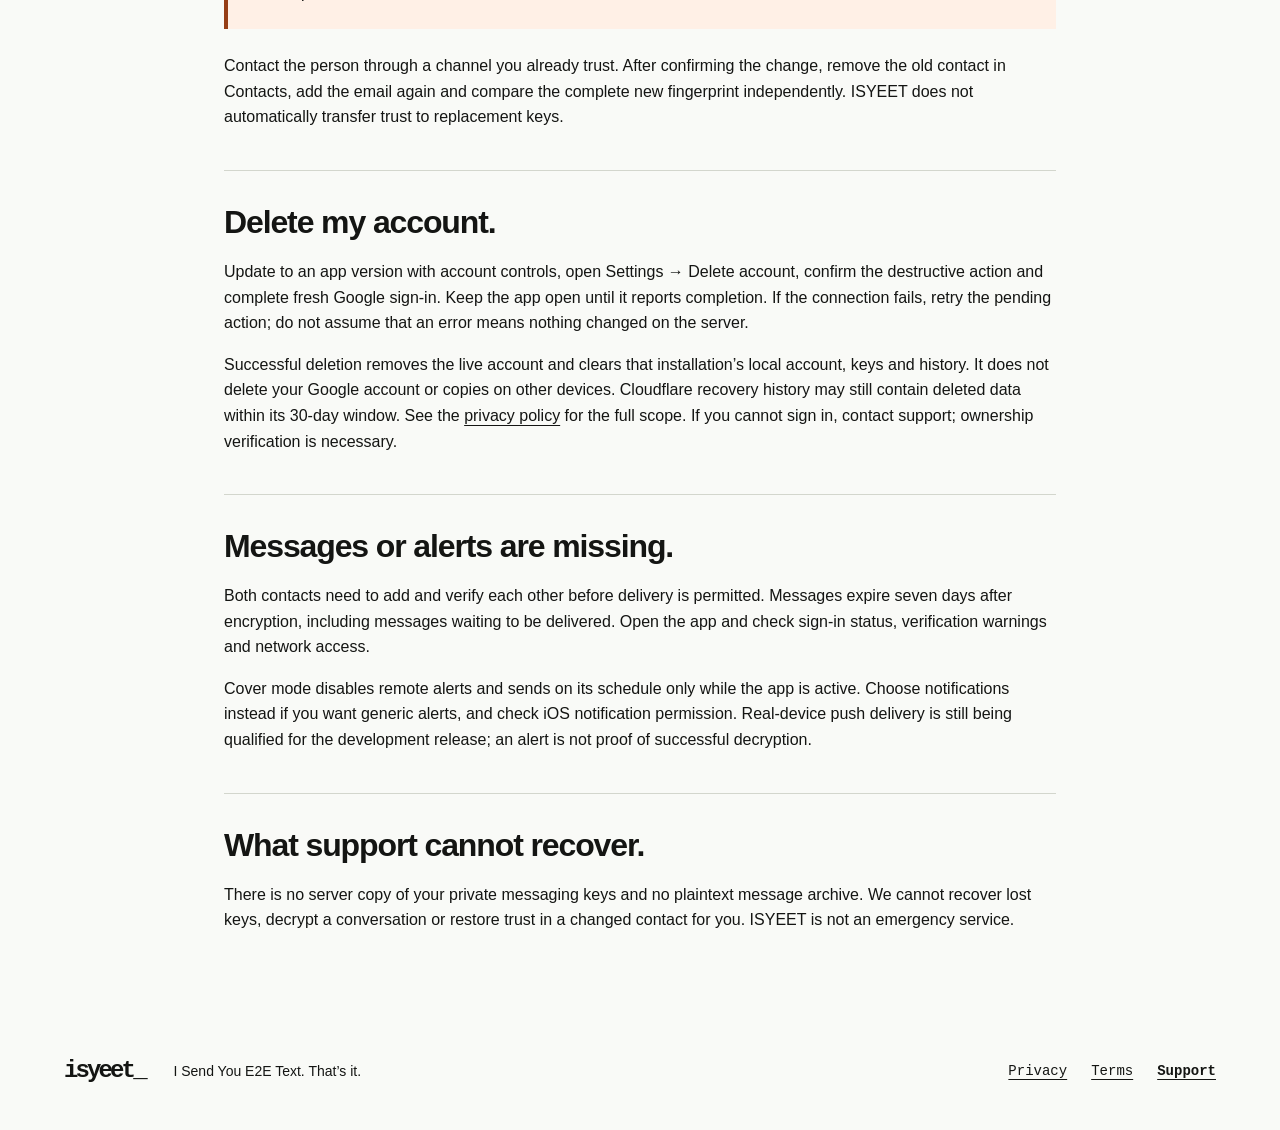
<file: support/index.html>
<!doctype html>
<html lang="en">
<head>
  <meta name="referrer" content="no-referrer">
  <meta http-equiv="Content-Security-Policy" content="default-src 'none'; style-src 'self'; img-src 'self' data:; base-uri 'none'; form-action 'none'; upgrade-insecure-requests">

  <meta charset="utf-8">
  <meta name="viewport" content="width=device-width, initial-scale=1">
  <meta name="theme-color" content="#d7ff3f">
  <meta name="description" content="Help with ISYEET sign-in, lost devices, changed contact keys, account deletion and privacy requests.">
  <link rel="canonical" href="https://www.isyeet.io/support/">
  <link rel="stylesheet" href="/style.css">
  <title>Support — ISYEET</title>
</head>
<body>
  <a class="skip" href="#main">Skip to content</a>
  <div class="page">
    <header class="header"><a class="wordmark" href="/" aria-label="ISYEET home">isyeet<span aria-hidden="true">_</span></a><p class="name">I Send You E2E Text</p><nav class="navigation" aria-label="Main navigation"><a class="nav" href="/">The service</a></nav></header>
    <main id="main" class="policy">
      <p class="eyebrow">A little help. Still just text.</p>
      <h1>Support.</h1>
      <p class="policy-lead">For account help, privacy requests, abuse reports or a security concern, contact ISYEET here.</p>
      <aside class="policy-note"><h2>Contact ISYEET</h2><p><a href="mailto:support@isyeet.io">support@isyeet.io</a></p><p>Include your app version, iOS version, what you expected and the error you saw. Share only the information needed to explain the issue. Do not send private keys, sign-in tokens, Google passwords or complete client-state files.</p><p>Ordinary support email is not an ISYEET encrypted conversation. A report can include text you deliberately choose to share; we cannot retrieve or decrypt your messages for you. For a suspected vulnerability, contact us privately before posting exploit details publicly.</p></aside>
      <section aria-labelledby="access"><h2 id="access">Getting access.</h2><p>ISYEET is currently a limited TestFlight development release. Public downloads are not available yet. TestFlight installation and ISYEET sign-in are separate: Apple handles the invitation, and you sign in to ISYEET with your Google account. Both Gmail and Google Workspace accounts are supported. Use the actual account address, not a plus alias.</p></section>
      <section aria-labelledby="lost-device"><h2 id="lost-device">I lost my device.</h2><p>Secure your Google account and use Apple’s device-management tools if appropriate. Install ISYEET on the replacement phone, sign in to the same Google account, then choose the explicit re-enrollment option and read its warning. Re-enrollment replaces the encryption identity and revokes the old service sessions. It cannot recover old messages or wipe the lost device.</p><p>Tell your contacts through another trusted channel. They must remove your old contact, add your email again and independently verify the new fingerprint. Old groups affected by a changed identity stay blocked; create and verify a new group with the intended members.</p></section>
      <section aria-labelledby="changed-keys"><h2 id="changed-keys">A contact’s keys changed.</h2><aside class="policy-note policy-warning"><strong>Stop and verify the person.</strong><p>A changed key could mean a replacement device or someone impersonating your contact. A matching email address alone does not verify the new encryption key. Do not accept a replacement just because the app or server presents it.</p></aside><p>Contact the person through a channel you already trust. After confirming the change, remove the old contact in Contacts, add the email again and compare the complete new fingerprint independently. ISYEET does not automatically transfer trust to replacement keys.</p></section>
      <section aria-labelledby="delete"><h2 id="delete">Delete my account.</h2><p>Update to an app version with account controls, open Settings → Delete account, confirm the destructive action and complete fresh Google sign-in. Keep the app open until it reports completion. If the connection fails, retry the pending action; do not assume that an error means nothing changed on the server.</p><p>Successful deletion removes the live account and clears that installation’s local account, keys and history. It does not delete your Google account or copies on other devices. Cloudflare recovery history may still contain deleted data within its 30-day window. See the <a href="/privacy/#deletion">privacy policy</a> for the full scope. If you cannot sign in, contact support; ownership verification is necessary.</p></section>
      <section aria-labelledby="delivery"><h2 id="delivery">Messages or alerts are missing.</h2><p>Both contacts need to add and verify each other before delivery is permitted. Messages expire seven days after encryption, including messages waiting to be delivered. Open the app and check sign-in status, verification warnings and network access.</p><p>Cover mode disables remote alerts and sends on its schedule only while the app is active. Choose notifications instead if you want generic alerts, and check iOS notification permission. Real-device push delivery is still being qualified for the development release; an alert is not proof of successful decryption.</p></section>
      <section aria-labelledby="limits"><h2 id="limits">What support cannot recover.</h2><p>There is no server copy of your private messaging keys and no plaintext message archive. We cannot recover lost keys, decrypt a conversation or restore trust in a changed contact for you. ISYEET is not an emergency service.</p></section>
    </main>
    <footer class="footer"><a class="wordmark" href="/">isyeet_</a><p>I Send You E2E Text. That’s it.</p><nav class="footer-links" aria-label="Policies and help"><a href="/privacy/">Privacy</a><a href="/terms/">Terms</a><a href="/support/" aria-current="page">Support</a></nav></footer>
  </div>
</body>
</html>
</file>
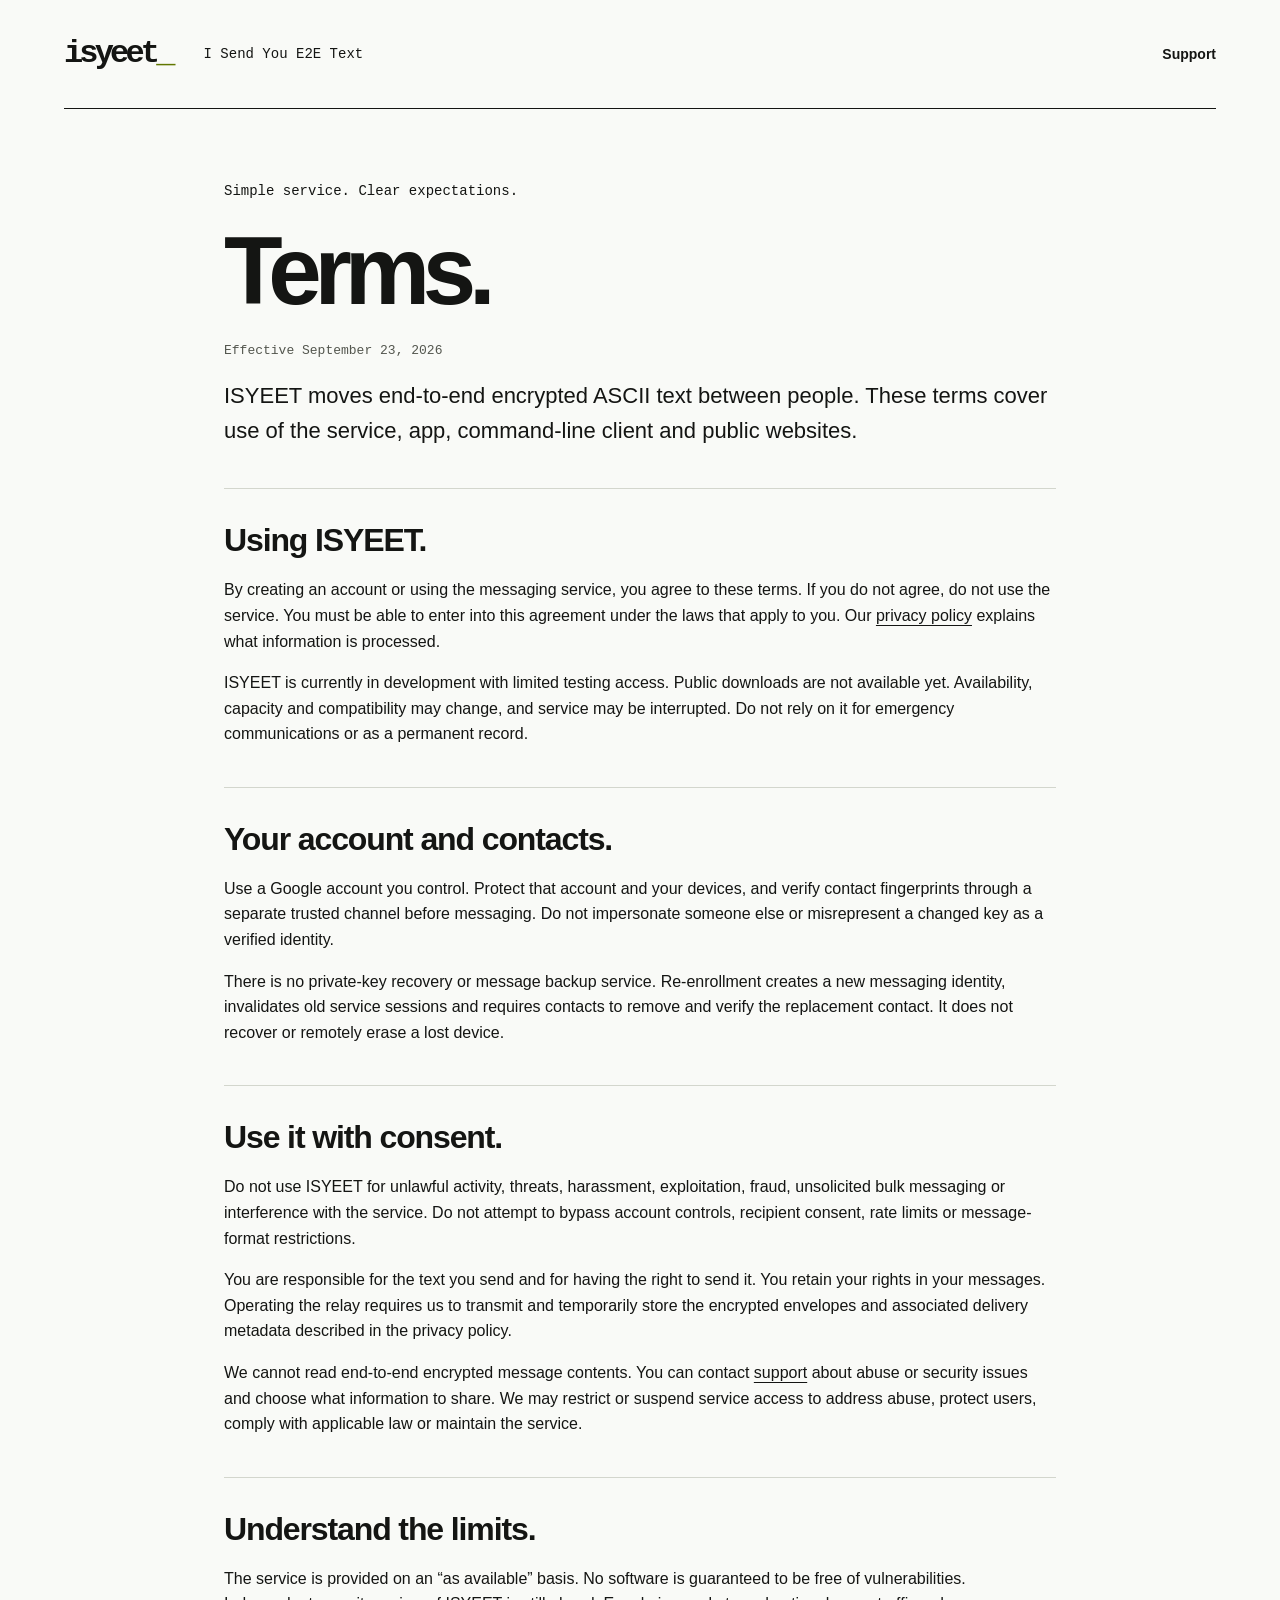
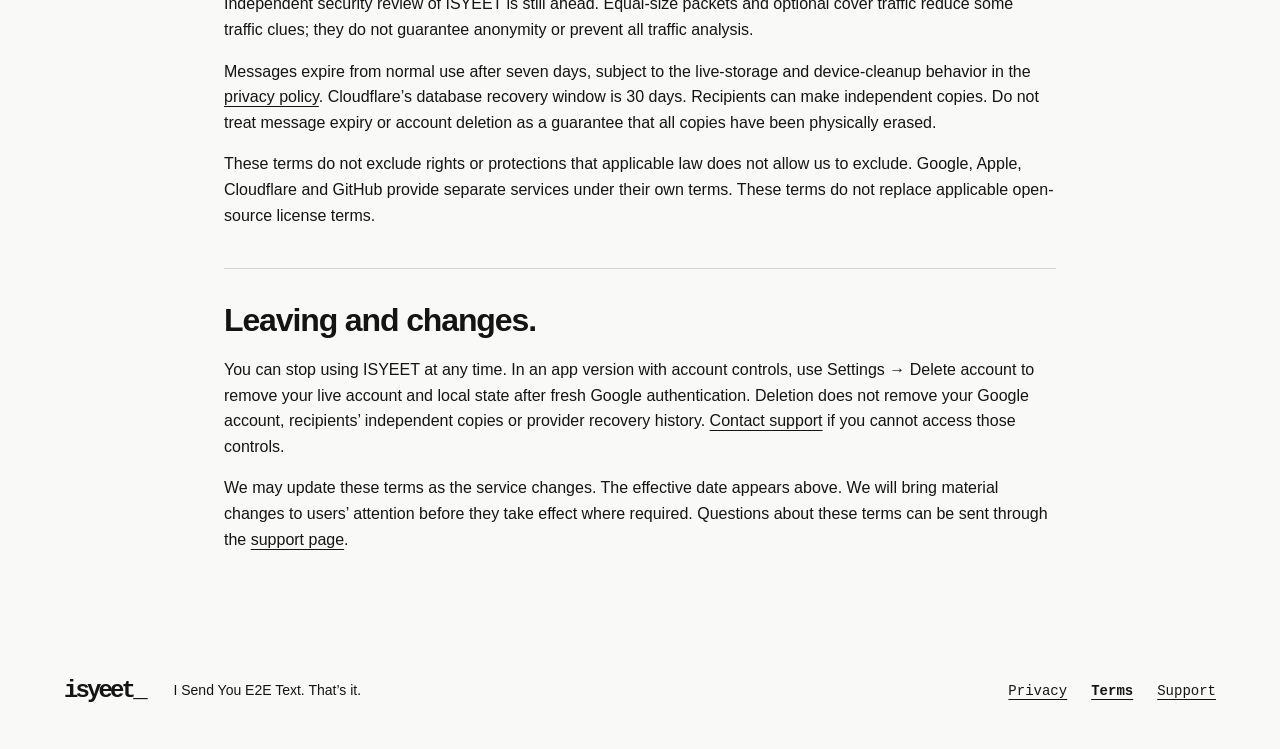
<file: terms/index.html>
<!doctype html>
<html lang="en">
<head>
  <meta name="referrer" content="no-referrer">
  <meta http-equiv="Content-Security-Policy" content="default-src 'none'; style-src 'self'; img-src 'self' data:; base-uri 'none'; form-action 'none'; upgrade-insecure-requests">

  <meta charset="utf-8">
  <meta name="viewport" content="width=device-width, initial-scale=1">
  <meta name="theme-color" content="#d7ff3f">
  <meta name="description" content="Terms for using ISYEET’s text-only encrypted messaging service and public websites.">
  <link rel="canonical" href="https://www.isyeet.io/terms/">
  <link rel="stylesheet" href="/style.css">
  <title>Terms — ISYEET</title>
</head>
<body>
  <a class="skip" href="#main">Skip to content</a>
  <div class="page">
    <header class="header"><a class="wordmark" href="/" aria-label="ISYEET home">isyeet<span aria-hidden="true">_</span></a><p class="name">I Send You E2E Text</p><nav class="navigation" aria-label="Main navigation"><a class="nav" href="/support/">Support</a></nav></header>
    <main id="main" class="policy">
      <p class="eyebrow">Simple service. Clear expectations.</p>
      <h1>Terms.</h1>
      <p class="policy-date">Effective September 23, 2026</p>
      <p class="policy-lead">ISYEET moves end-to-end encrypted ASCII text between people. These terms cover use of the service, app, command-line client and public websites.</p>
      <section aria-labelledby="agreement"><h2 id="agreement">Using ISYEET.</h2><p>By creating an account or using the messaging service, you agree to these terms. If you do not agree, do not use the service. You must be able to enter into this agreement under the laws that apply to you. Our <a href="/privacy/">privacy policy</a> explains what information is processed.</p><p>ISYEET is currently in development with limited testing access. Public downloads are not available yet. Availability, capacity and compatibility may change, and service may be interrupted. Do not rely on it for emergency communications or as a permanent record.</p></section>
      <section aria-labelledby="responsibility"><h2 id="responsibility">Your account and contacts.</h2><p>Use a Google account you control. Protect that account and your devices, and verify contact fingerprints through a separate trusted channel before messaging. Do not impersonate someone else or misrepresent a changed key as a verified identity.</p><p>There is no private-key recovery or message backup service. Re-enrollment creates a new messaging identity, invalidates old service sessions and requires contacts to remove and verify the replacement contact. It does not recover or remotely erase a lost device.</p></section>
      <section aria-labelledby="conduct"><h2 id="conduct">Use it with consent.</h2><p>Do not use ISYEET for unlawful activity, threats, harassment, exploitation, fraud, unsolicited bulk messaging or interference with the service. Do not attempt to bypass account controls, recipient consent, rate limits or message-format restrictions.</p><p>You are responsible for the text you send and for having the right to send it. You retain your rights in your messages. Operating the relay requires us to transmit and temporarily store the encrypted envelopes and associated delivery metadata described in the privacy policy.</p><p>We cannot read end-to-end encrypted message contents. You can contact <a href="/support/">support</a> about abuse or security issues and choose what information to share. We may restrict or suspend service access to address abuse, protect users, comply with applicable law or maintain the service.</p></section>
      <section aria-labelledby="limits"><h2 id="limits">Understand the limits.</h2><p>The service is provided on an “as available” basis. No software is guaranteed to be free of vulnerabilities. Independent security review of ISYEET is still ahead. Equal-size packets and optional cover traffic reduce some traffic clues; they do not guarantee anonymity or prevent all traffic analysis.</p><p>Messages expire from normal use after seven days, subject to the live-storage and device-cleanup behavior in the <a href="/privacy/#retention">privacy policy</a>. Cloudflare’s database recovery window is 30 days. Recipients can make independent copies. Do not treat message expiry or account deletion as a guarantee that all copies have been physically erased.</p><p>These terms do not exclude rights or protections that applicable law does not allow us to exclude. Google, Apple, Cloudflare and GitHub provide separate services under their own terms. These terms do not replace applicable open-source license terms.</p></section>
      <section aria-labelledby="leaving"><h2 id="leaving">Leaving and changes.</h2><p>You can stop using ISYEET at any time. In an app version with account controls, use Settings → Delete account to remove your live account and local state after fresh Google authentication. Deletion does not remove your Google account, recipients’ independent copies or provider recovery history. <a href="/support/">Contact support</a> if you cannot access those controls.</p><p>We may update these terms as the service changes. The effective date appears above. We will bring material changes to users’ attention before they take effect where required. Questions about these terms can be sent through the <a href="/support/">support page</a>.</p></section>
    </main>
    <footer class="footer"><a class="wordmark" href="/">isyeet_</a><p>I Send You E2E Text. That’s it.</p><nav class="footer-links" aria-label="Policies and help"><a href="/privacy/">Privacy</a><a href="/terms/" aria-current="page">Terms</a><a href="/support/">Support</a></nav></footer>
  </div>
</body>
</html>
</file>
<file: style.css>
:root {
  color-scheme:light;
  --ink:#141513;
  --paper:#f9faf7;
  --muted:#53564e;
  --line:#d3d6cd;
  --accent:#d7ff3f;
  --mono:ui-monospace,SFMono-Regular,Menlo,Consolas,monospace;
  font-family:Arial,Helvetica,sans-serif;
  color:var(--ink);
  background:var(--paper);
  font-synthesis:none;
}
* {
  box-sizing:border-box;
}
html {
  scroll-padding-top:2rem;
}
body {
  margin:0;
}
a {
  color:inherit;
  text-underline-offset:.25em;
}
a:focus-visible {
  outline:3px solid var(--ink);
  outline-offset:6px;
}
p,h1,h2,h3 {
  margin:0;
}
h1,h2,h3,dt,dd {
  overflow-wrap:anywhere;
}
.hero-copy,.details-heading,.details-list {
  min-width:0;
}
p {
  line-height:1.6;
}
::selection {
  background:var(--accent);
  color:var(--ink);
}
.page {
  max-width:1600px;
  margin:auto;
  padding:0 5%;
}
.skip {
  position:absolute;
  top:-6rem;
  left:1rem;
  background:var(--accent);
  padding:1rem;
  z-index:10;
}
.skip:focus {
  top:1rem;
}
.header {
  display:flex;
  flex-wrap:wrap;
  align-items:center;
  gap:2rem;
  padding:2rem 0;
  border-bottom:1px solid var(--ink);
}
.wordmark {
  font-family:var(--mono);
  font-size:2rem;
  font-weight:800;
  letter-spacing:-.12em;
  text-decoration:none;
  line-height:1;
}
.wordmark span {
  color:#617700;
}
.name {
  font-family:var(--mono);
  font-size:.875rem;
}
.nav {
  margin-left:auto;
  font-size:.875rem;
  font-weight:700;
  text-decoration:none;
  display:flex;
  gap:1.4rem;
  align-items:center;
  min-height:2.75rem;
}
.nav span {
  font-size:1.4rem;
}
.navigation {
  margin-left:auto;
  display:flex;
  align-items:center;
  gap:2rem;
}
.hero {
  display:grid;
  grid-template-columns:1.8fr 1fr;
  gap:3.5rem;
  align-items:center;
  padding:3rem 0 4rem;
}
.eyebrow {
  font-family:var(--mono);
  font-size:.875rem;
  font-weight:500;
  line-height:1.5;
}
.hero .eyebrow {
  margin-bottom:2.3rem;
}
h1 {
  font-size:clamp(4rem,7.4vw,7.4rem);
  letter-spacing:-.075em;
  font-weight:800;
  line-height:.97;
}
.period {
  color:#647c00;
}
.intro {
  font-size:1.2rem;
  line-height:1.5;
  margin-top:2.1rem;
}
.availability {
  display:flex;
  align-items:center;
  flex-wrap:wrap;
  gap:.9rem;
  margin-top:2.4rem;
  font-family:var(--mono);
  font-size:.8125rem;
}
.faces-teaser {
  display:inline-flex;
  align-items:center;
  gap:.75rem;
  min-height:2.75rem;
  margin-top:1.25rem;
  font-size:.9375rem;
}
.faces-teaser code {
  font-family:var(--mono);
  font-size:1.125rem;
  white-space:pre;
}
.label {
  display:inline-block;
  line-height:1.4;
  padding:.4rem .65rem;
  background:var(--accent);
  font-family:var(--mono);
  font-size:.8125rem;
}
.hero-preview {
  margin:0;
  width:min(100%, 16rem);
  justify-self:center;
}
.screenshot-link {
  display:block;
  border:1px solid var(--ink);
  border-radius:1.2rem;
  overflow:hidden;
  background:#f2f2f7;
}
.screenshot-link img {
  display:block;
  width:100%;
  height:auto;
}
.hero-preview .screenshot-link {
  box-shadow:10px 10px 0 var(--accent);
}
.hero-preview figcaption {
  margin-top:1.3rem;
  font-size:.875rem;
  line-height:1.5;
  text-align:center;
}
.hero-preview figcaption span {
  display:block;
  color:var(--muted);
  font-size:.75rem;
  margin-top:.2rem;
}
.ascii-faces {
  display:grid;
  grid-template-columns:minmax(0,1.7fr) minmax(0,1fr);
  gap:4rem;
  align-items:center;
  margin:4rem -2.2% 0;
  padding:3rem 4%;
  color:var(--paper);
  background:var(--ink);
}
.ascii-faces .eyebrow {
  color:var(--accent);
}
.ascii-faces h2 {
  margin:1rem 0 1.25rem;
  font-size:clamp(2.8rem,4.6vw,4.5rem);
  letter-spacing:-.055em;
  line-height:1.03;
}
.faces-intro {
  font-size:1.125rem;
}
.face-catalog {
  display:grid;
  grid-template-columns:repeat(4,minmax(0,1fr));
  list-style:none;
  gap:1.5rem 1rem;
  padding:1.75rem 0;
  margin:1.75rem 0;
  border-top:1px solid #49503f;
  border-bottom:1px solid #49503f;
}
.face-catalog li {
  display:flex;
  flex-direction:column;
  gap:.5rem;
  min-width:0;
}
.face-catalog code {
  font-family:var(--mono);
  font-size:clamp(1.25rem,2.1vw,1.75rem);
  font-variant-ligatures:none;
  white-space:pre;
  color:var(--accent);
}
.face-catalog span {
  font-size:.8125rem;
}
.faces-explainer,.faces-principle {
  max-width:35rem;
  color:#d3d6cd;
  font-size:.9375rem;
}
.faces-principle {
  margin-top:1rem;
}
.faces-preview {
  margin:0;
  width:min(100%,16rem);
  justify-self:center;
}
.faces-preview figcaption {
  margin-top:1.25rem;
  text-align:center;
  font-size:.875rem;
  line-height:1.5;
}
.faces-preview figcaption span {
  display:block;
  margin-top:.3rem;
  font-size:.75rem;
  color:#d3d6cd;
}
.ascii-faces a:focus-visible {
  outline-color:var(--accent);
}
.screenshots {
  padding:5rem 0 0;
}
.screenshots-heading {
  display:grid;
  grid-template-columns:1fr 1fr;
  gap:3rem;
  align-items:end;
  margin-bottom:2.5rem;
}
.screenshots-heading h2 {
  font-size:clamp(2.5rem, 3.8vw, 3.6rem);
  letter-spacing:-.055em;
  line-height:1.08;
  margin-top:1rem;
}
.screenshots-heading>p {
  max-width:28rem;
  color:var(--muted);
  font-size:1rem;
}
.screenshot-grid {
  display:grid;
  grid-template-columns:repeat(3,minmax(0,1fr));
  gap:2.5rem;
}
.screenshot-card {
  margin:0;
  min-width:0;
}
.screenshot-surface {
  background:#ecefe5;
  border:1px solid var(--line);
  padding:2rem 1.5rem;
}
.screenshot-surface .screenshot-link {
  max-width:18rem;
  margin:auto;
}
.screenshot-surface-terminal {
  background:#142219;
  border-color:#263e2d;
}
.screenshot-card figcaption {
  margin-top:1.5rem;
}
.screenshot-card h3 {
  margin:.6rem 0;
  font-size:1.3rem;
}
.screenshot-card p {
  color:var(--muted);
  max-width:30rem;
}
.rules {
  background:var(--accent);
  margin:0 -2.2%;
  padding:2rem 2.2% 3.5rem;
}
.section-heading {
  display:flex;
  justify-content:space-between;
  gap:1rem;
  align-items:center;
  padding-bottom:2rem;
  border-bottom:1px solid var(--ink);
}
.section-index {
  font-family:var(--mono);
  font-size:.8125rem;
}
.rules h2 {
  margin-top:2.2rem;
  font-size:clamp(3rem,5.4vw,5.2rem);
  letter-spacing:-.065em;
  line-height:1.02;
}
.rules-intro {
  font-size:1.125rem;
  max-width:33rem;
  margin-top:1.3rem;
}
.rule-grid {
  display:grid;
  grid-template-columns:repeat(3,1fr);
  gap:2.8rem;
  margin-top:3.8rem;
}
.rule-grid article {
  border-top:1px solid var(--ink);
  padding-top:1.2rem;
}
.rule-number {
  font-size:.75rem;
  font-family:var(--mono);
}
h3 {
  font-size:1.45rem;
  letter-spacing:-.025em;
  margin:1.4rem 0 .8rem;
}
.rule-grid p {
  font-size:1rem;
  line-height:1.6;
  max-width:27rem;
}
.details {
  display:grid;
  grid-template-columns:1fr 1.1fr;
  gap:6rem;
  padding:6rem 0;
}
.details-heading h2 {
  font-size:clamp(2.5rem,3.8vw,3.6rem);
  line-height:1.08;
  letter-spacing:-.055em;
  margin:1.3rem 0;
}
.details-heading>p:last-child {
  max-width:25rem;
  color:var(--muted);
  font-size:1.0625rem;
}
.details-list {
  margin:0;
}
.details-list>div {
  border-top:1px solid var(--line);
  padding:1.5rem 0;
}
.details-list>div:first-child {
  border-color:var(--ink);
}
dt {
  font-weight:700;
  font-size:1.125rem;
  letter-spacing:-.01em;
}
dd {
  margin:.6rem 0 0;
  color:var(--muted);
  font-size:1rem;
  line-height:1.6;
}
.release {
  border-top:1px solid var(--ink);
  border-bottom:1px solid var(--ink);
  padding:2.5rem 0;
  display:grid;
  grid-template-columns:1fr 2fr;
  gap:3rem;
  align-items:start;
}
.label-dark {
  background:var(--ink);
  color:var(--paper);
  justify-self:start;
}
.release h2 {
  font-size:1.5rem;
  letter-spacing:-.035em;
}
.release p {
  color:var(--muted);
  font-size:1rem;
  margin-top:.6rem;
  max-width:40rem;
}
.footer {
  display:flex;
  flex-wrap:wrap;
  gap:1.8rem;
  align-items:center;
  padding:2.5rem 0;
}
.footer .wordmark {
  font-size:1.5rem;
}
.footer p {
  font-size:.875rem;
}
.footer>span {
  margin-left:auto;
  font-family:var(--mono);
  font-size:.75rem;
  color:var(--muted);
}
@media(min-width:1500px) {
  .page {
    padding:0 5rem;
  }
}
@media(max-width:900px) {
  .ascii-faces {
    gap:2rem;
  }
  .face-catalog {
    grid-template-columns:repeat(2,minmax(0,1fr));
  }
  .hero {
    gap:2rem;
    grid-template-columns:1.4fr 1fr;
    padding:4.5rem 0;
  }
  h1 {
    font-size:clamp(3.5rem,7.4vw,6rem);
  }
  .name {
    display:none;
  }
  .rule-grid {
    gap:1.5rem;
  }
  .details {
    gap:3rem;
    padding:4rem 0;
  }
  .release {
    grid-template-columns:1fr 2fr;
    gap:2rem;
  }
}
@media(max-width:650px) {
  .ascii-faces {
    grid-template-columns:1fr;
    margin:3rem -3% 0;
    padding:2rem 6%;
    gap:2.5rem;
  }
  .ascii-faces h2 {
    font-size:clamp(2.5rem,9.5vw,3.5rem);
  }
  .face-catalog code {
    font-size:1.75rem;
  }
  .navigation {
    gap:1rem;
  }
  .nav {
    gap:.5rem;
  }
  .hero-preview {
    margin-top:3rem;
    width:min(100%, 17rem);
  }
  .screenshots {
    padding-top:3.5rem;
  }
  .screenshots-heading,.screenshot-grid {
    grid-template-columns:1fr;
    gap:1.5rem;
  }
  .screenshot-grid {
    gap:2.5rem;
  }
  .screenshot-surface {
    padding:1.5rem;
  }
  .page {
    padding:0 6%;
  }
  .header {
    padding:1.3rem 0;
  }
  .wordmark {
    font-size:1.75rem;
  }
  .hero {
    grid-template-columns:1fr;
    gap:0;
    padding:3.5rem 0 4rem;
  }
  .hero .eyebrow {
    margin-bottom:1.8rem;
    max-width:16rem;
  }
  h1 {
    font-size:clamp(3.4rem,12vw,5.4rem);
  }
  .intro {
    font-size:1.0625rem;
    margin-top:1.6rem;
  }
  .availability {
    margin-top:1.8rem;
  }
  .rules {
    margin:0 -3%;
    padding:1.5rem 6% 2.5rem;
  }
  .section-heading {
    padding-bottom:1.4rem;
  }
  .rules h2 {
    font-size:clamp(2.8rem,10.7vw,4rem);
    margin-top:1.8rem;
  }
  .rules-intro {
    font-size:1rem;
  }
  .rule-grid {
    grid-template-columns:1fr;
    gap:1.9rem;
    margin-top:2.5rem;
  }
  h3 {
    margin:.9rem 0 .5rem;
  }
  .details {
    grid-template-columns:1fr;
    gap:2rem;
    padding:3.5rem 0;
  }
  .details-heading h2 {
    font-size:2.7rem;
  }
  .details-heading>p:last-child {
    max-width:none;
  }
  .release {
    grid-template-columns:1fr;
    gap:1.3rem;
    padding:2rem 0;
  }
  .footer {
    gap:1.1rem;
    padding:2rem 0;
  }
  .footer>span {
    margin:0;
    flex-basis:100%;
  }
}
.footer-links {
  display:flex;
  flex-wrap:wrap;
  align-items:center;
  gap:.5rem 1.5rem;
  margin-left:auto;
  font-family:var(--mono);
  font-size:.875rem;
}
.footer-links a {
  padding:.65rem 0;
}
.footer-links [aria-current="page"] {
  font-weight:700;
}
.policy {
  max-width:52rem;
  margin:0 auto;
  padding:4.5rem 0 5rem;
  overflow-wrap:anywhere;
}
.policy h1 {
  font-size:clamp(3.5rem,10vw,6rem);
  line-height:1.05;
  margin:1.2rem 0;
}
.policy-date {
  color:var(--muted);
  font-family:var(--mono);
  font-size:.8125rem;
}
.policy-lead {
  font-size:1.375rem;
  margin:2rem 0 2.5rem;
}
.policy section {
  margin-top:2.5rem;
  padding-top:2rem;
  border-top:1px solid var(--line);
}
.policy h2 {
  font-size:clamp(1.5rem,4vw,2rem);
  line-height:1.2;
  letter-spacing:-.035em;
  margin-bottom:1.1rem;
}
.policy p + p,.policy-note p {
  margin-top:1rem;
}
.policy-data {
  margin:0;
}
.policy-data > div + div {
  margin-top:1.5rem;
}
.policy-data dt {
  font-weight:700;
  margin-bottom:.4rem;
}
.policy-data dd {
  margin:0;
  line-height:1.6;
}
.policy-note {
  background:#edf1e4;
  padding:1.5rem;
  border-left:4px solid #617700;
  margin:1.5rem 0;
}
.policy-warning {
  border-left-color:#963e16;
  background:#fff0e6;
}
@media(max-width:640px) {
  .footer-links { margin-left:0; flex-basis:100%; }
  .policy { padding:3rem 0; }
  .policy-lead { font-size:1.1875rem; }
  .policy-note { padding:1.1rem; }
}
.manifesto-page {
  --ink:#243d2c;
  --paper:#f1f0e8;
  --accent:#dce7ca;
  color:var(--ink);
  background:var(--paper);
  font-family:var(--mono);
  font-variant-ligatures:none;
}
.manifesto {
  max-width:76ch;
  margin:0 auto;
  padding:3rem 1.5rem 4rem;
}
.manifesto-header {
  padding-bottom:2.5rem;
  margin-bottom:2.5rem;
  border-bottom:1px dashed currentColor;
}
.manifesto-eyebrow {
  font-size:.75rem;
  text-transform:uppercase;
  letter-spacing:.07em;
}
.manifesto-cabin {
  margin:3rem 0 2.5rem;
  font-family:inherit;
  font-size:clamp(.75rem,2.5vw,.9375rem);
  line-height:1.25;
}
.manifesto h1 {
  font-size:clamp(2.5rem,8vw,4.75rem);
  font-weight:700;
  letter-spacing:-.07em;
  line-height:1.05;
  text-transform:uppercase;
}
.manifesto-deck {
  margin-top:1.5rem;
  font-size:.8125rem;
}
.manifesto-body p {
  line-height:1.85;
  margin-top:1.25rem;
}
.manifesto-body section {
  margin-top:3.5rem;
}
.manifesto h2 {
  font-size:1rem;
  font-weight:700;
  line-height:1.65;
  letter-spacing:0;
}
.manifesto code {
  font-family:inherit;
  font-size:inherit;
  white-space:nowrap;
}
.manifesto-transmission {
  margin:2rem 0;
  padding:1rem 0 1rem 1.25rem;
  border-left:2px solid currentColor;
}
.manifesto-transmission p {
  margin:0;
}
.manifesto-transmission p + p {
  margin-top:.5rem;
}
.manifesto-transmission span {
  font-weight:700;
  white-space:nowrap;
}
.manifesto-body .manifesto-last {
  margin-top:2rem;
  font-weight:700;
}
.manifesto-footer {
  margin-top:3rem;
  padding-top:1.5rem;
  border-top:1px dashed currentColor;
  font-size:.8125rem;
}
.manifesto-eof {
  margin-top:2.5rem;
}
@media(max-width:400px) {
  .manifesto {
    padding:2rem 1.25rem 3rem;
    font-size:.9375rem;
  }
  .manifesto h2 {
    font-size:.9375rem;
  }
}
@media(prefers-reduced-motion:no-preference) {
  html {
    scroll-behavior:smooth;
  }
}
</file>
